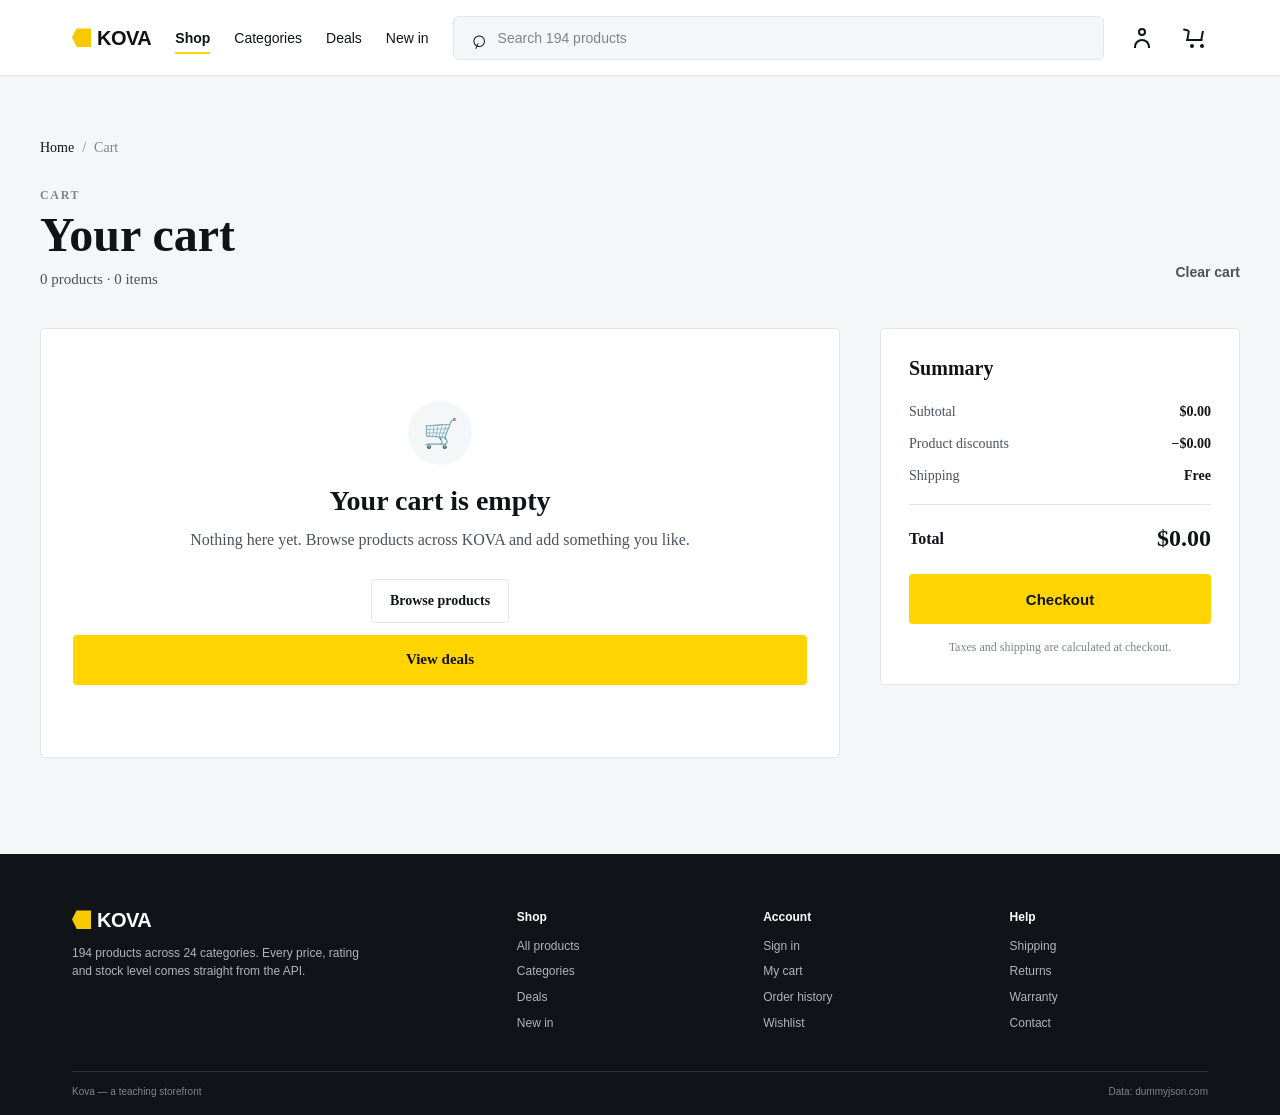
<file: cart.html>
<!doctype html>
<html lang="en">
  <head>
    <meta charset="UTF-8" />
    <meta name="viewport" content="width=device-width, initial-scale=1.0" />

    <title>KOVA — Your Cart</title>

    <!-- Main KOVA styles -->
    <!-- <link rel="stylesheet" href="style.css"> -->

    <!-- Cart page styles -->
    <link rel="stylesheet" href="cart.css" />
  </head>

  <body>
    <!-- =========================
         KOVA HEADER
    ========================== -->

    <header class="kova-header">
      <!-- DESKTOP HEADER -->

      <div class="kova-header__desktop">
        <a href="index.html" class="kova-logo" aria-label="KOVA home">
          <span class="kova-text-logo">KOVA</span>
        </a>

        <nav class="kova-nav" aria-label="Main navigation">
          <a href="products.html" class="kova-nav__link kova-nav__link--active">
            Shop
          </a>

          <a href="#" class="kova-nav__link"> Categories </a>

          <a href="#" class="kova-nav__link"> Deals </a>

          <a href="#" class="kova-nav__link"> New in </a>
        </nav>

        <!-- SEARCH -->

        <form class="kova-search" role="search" onsubmit="return false;">
          <span class="kova-search-symbol" aria-hidden="true"> ⌕ </span>

          <input
            type="search"
            placeholder="Search 194 products"
            aria-label="Search products"
          />
        </form>

        <!-- ACCOUNT -->

        <a
          href="#"
          class="kova-header__icon-button kova-account-icon"
          aria-label="Account"
        >
          <span class="kova-user-symbol" aria-hidden="true">
            <span class="kova-user-head"></span>
            <span class="kova-user-body"></span>
          </span>
        </a>

        <!-- CART -->

        <a
          href="cart.html"
          class="kova-header__icon-button kova-cart-button"
          aria-label="Cart"
        >
          <span class="kova-cart-symbol" aria-hidden="true">
            <span class="kova-cart-handle"></span>
            <span class="kova-cart-basket"></span>
            <span class="kova-cart-wheel kova-cart-wheel-left"></span>
            <span class="kova-cart-wheel kova-cart-wheel-right"></span>
          </span>

          <span id="kovaHeaderCartBadge" class="kova-cart-badge"> 0 </span>
        </a>
      </div>

      <!-- MOBILE HEADER -->

      <div class="kova-header__mobile">
        <button
          type="button"
          class="kova-mobile-back"
          aria-label="Go back"
          onclick="history.back()"
        >
          <span aria-hidden="true">‹</span>
        </button>

        <h1 class="kova-mobile-title">Your cart</h1>

        <div class="kova-mobile-spacer"></div>

        <button type="button" class="kova-mobile-icon" aria-label="Search">
          <span class="kova-search-symbol" aria-hidden="true"> ⌕ </span>
        </button>

        <a
          href="cart.html"
          class="kova-mobile-icon kova-mobile-cart"
          aria-label="Cart"
        >
          <span class="kova-cart-symbol" aria-hidden="true">
            <span class="kova-cart-handle"></span>
            <span class="kova-cart-basket"></span>
            <span class="kova-cart-wheel kova-cart-wheel-left"></span>
            <span class="kova-cart-wheel kova-cart-wheel-right"></span>
          </span>

          <span
            id="kovaMobileCartBadge"
            class="kova-cart-badge kova-cart-badge--mobile"
          >
            0
          </span>
        </a>
      </div>
    </header>

    <!-- =========================
         CART PAGE
    ========================== -->

    <main id="cart-root" class="kova-cart-page">
      <div class="kova-cart-container">
        <!-- BREADCRUMB -->

        <div class="kova-breadcrumb">
          <a href="index.html"> Home </a>

          <span>/</span>

          <span> Cart </span>
        </div>

        <!-- CART HEADING -->

        <div class="kova-cart-heading">
          <div>
            <p class="kova-eyebrow">CART</p>

            <h1>Your cart</h1>

            <p id="cartCount" class="kova-cart-count">0 products · 0 items</p>
          </div>

          <button type="button" id="clearCartTop" class="kova-clear-link">
            Clear cart
          </button>
        </div>

        <!-- CART CONTENT -->

        <div class="kova-cart-layout">
          <!-- CART ITEMS -->

          <section class="kova-cart-items">
            <div id="cartItems">
              <!-- JavaScript will place cart products here -->
            </div>

            <!-- BOTTOM ACTIONS -->

            <div id="cartActions" class="kova-cart-bottom-actions">
              <a href="products.html" class="kova-button kova-button-secondary">
                ← Continue shopping
              </a>

              <button
                type="button"
                id="clearCartBottom"
                class="kova-button kova-button-ghost"
              >
                Clear cart
              </button>
            </div>
          </section>

          <!-- CART SUMMARY -->

          <aside class="kova-cart-summary">
            <h2>Summary</h2>

            <div class="kova-summary-row">
              <span> Subtotal </span>

              <span id="cartSubtotal"> $0.00 </span>
            </div>

            <div class="kova-summary-row">
              <span> Product discounts </span>

              <span id="cartDiscount"> −$0.00 </span>
            </div>

            <div class="kova-summary-row">
              <span> Shipping </span>

              <span> Free </span>
            </div>

            <div class="kova-summary-divider"></div>

            <div class="kova-summary-total">
              <span> Total </span>

              <strong id="finalTotal"> $0.00 </strong>
            </div>

            <button
              type="button"
              id="checkoutButton"
              class="kova-checkout-button"
            >
              Checkout
            </button>

            <p class="kova-summary-note">
              Taxes and shipping are calculated at checkout.
            </p>
          </aside>
        </div>
      </div>
    </main>

    <!-- =========================
         KOVA DARK FOOTER
    ========================== -->

    <footer class="kova-footer">
      <div class="kova-footer__container">
        <div class="kova-footer__grid">
          <!-- BRAND -->

          <div class="kova-footer__brand">
            <a
              href="index.html"
              class="kova-footer__logo"
              aria-label="KOVA home"
            >
              <span class="kova-text-logo">KOVA</span>
            </a>

            <p class="kova-footer__description">
              194 products across 24 categories. Every price, rating and stock
              level comes straight from the API.
            </p>
          </div>

          <!-- SHOP -->

          <div class="kova-footer__column">
            <h3>Shop</h3>

            <a href="products.html"> All products </a>

            <a href="#"> Categories </a>

            <a href="#"> Deals </a>

            <a href="#"> New in </a>
          </div>

          <!-- ACCOUNT -->

          <div class="kova-footer__column">
            <h3>Account</h3>

            <a href="#"> Sign in </a>

            <a href="cart.html"> My cart </a>

            <a href="#"> Order history </a>

            <a href="#"> Wishlist </a>
          </div>

          <!-- HELP -->

          <div class="kova-footer__column">
            <h3>Help</h3>

            <a href="#"> Shipping </a>

            <a href="#"> Returns </a>

            <a href="#"> Warranty </a>

            <a href="#"> Contact </a>
          </div>
        </div>

        <!-- FOOTER BOTTOM -->

        <div class="kova-footer__bottom">
          <p>Kova — a teaching storefront</p>

          <p>Data: dummyjson.com</p>
        </div>
      </div>
    </footer>

    <!-- KOVA JAVASCRIPT -->

    <script src="js/cart.js"></script>

    <!-- HEADER BADGE ADAPTER -->

    <script>
      (function () {
        function updateHeaderCartBadge() {
          const cartCountElement = document.getElementById("cartCount");

          const desktopBadge = document.getElementById("kovaHeaderCartBadge");

          const mobileBadge = document.getElementById("kovaMobileCartBadge");

          if (!cartCountElement) {
            return;
          }

          const text = cartCountElement.textContent || "";

          const match = text.match(/[·•]\s*([\d,]+)\s*items?/i);

          let quantity = 0;

          if (match) {
            quantity = parseInt(match[1].replace(/,/g, ""), 10) || 0;
          }

          [desktopBadge, mobileBadge].forEach(function (badge) {
            if (!badge) {
              return;
            }

            badge.textContent = quantity;

            if (quantity <= 0) {
              badge.classList.add("is-hidden");
            } else {
              badge.classList.remove("is-hidden");
            }
          });
        }

        updateHeaderCartBadge();

        const cartCountElement = document.getElementById("cartCount");

        if (cartCountElement) {
          const observer = new MutationObserver(updateHeaderCartBadge);

          observer.observe(cartCountElement, {
            childList: true,
            characterData: true,
            subtree: true,
          });
        }
      })();
    </script>
  </body>
</html>
</file>
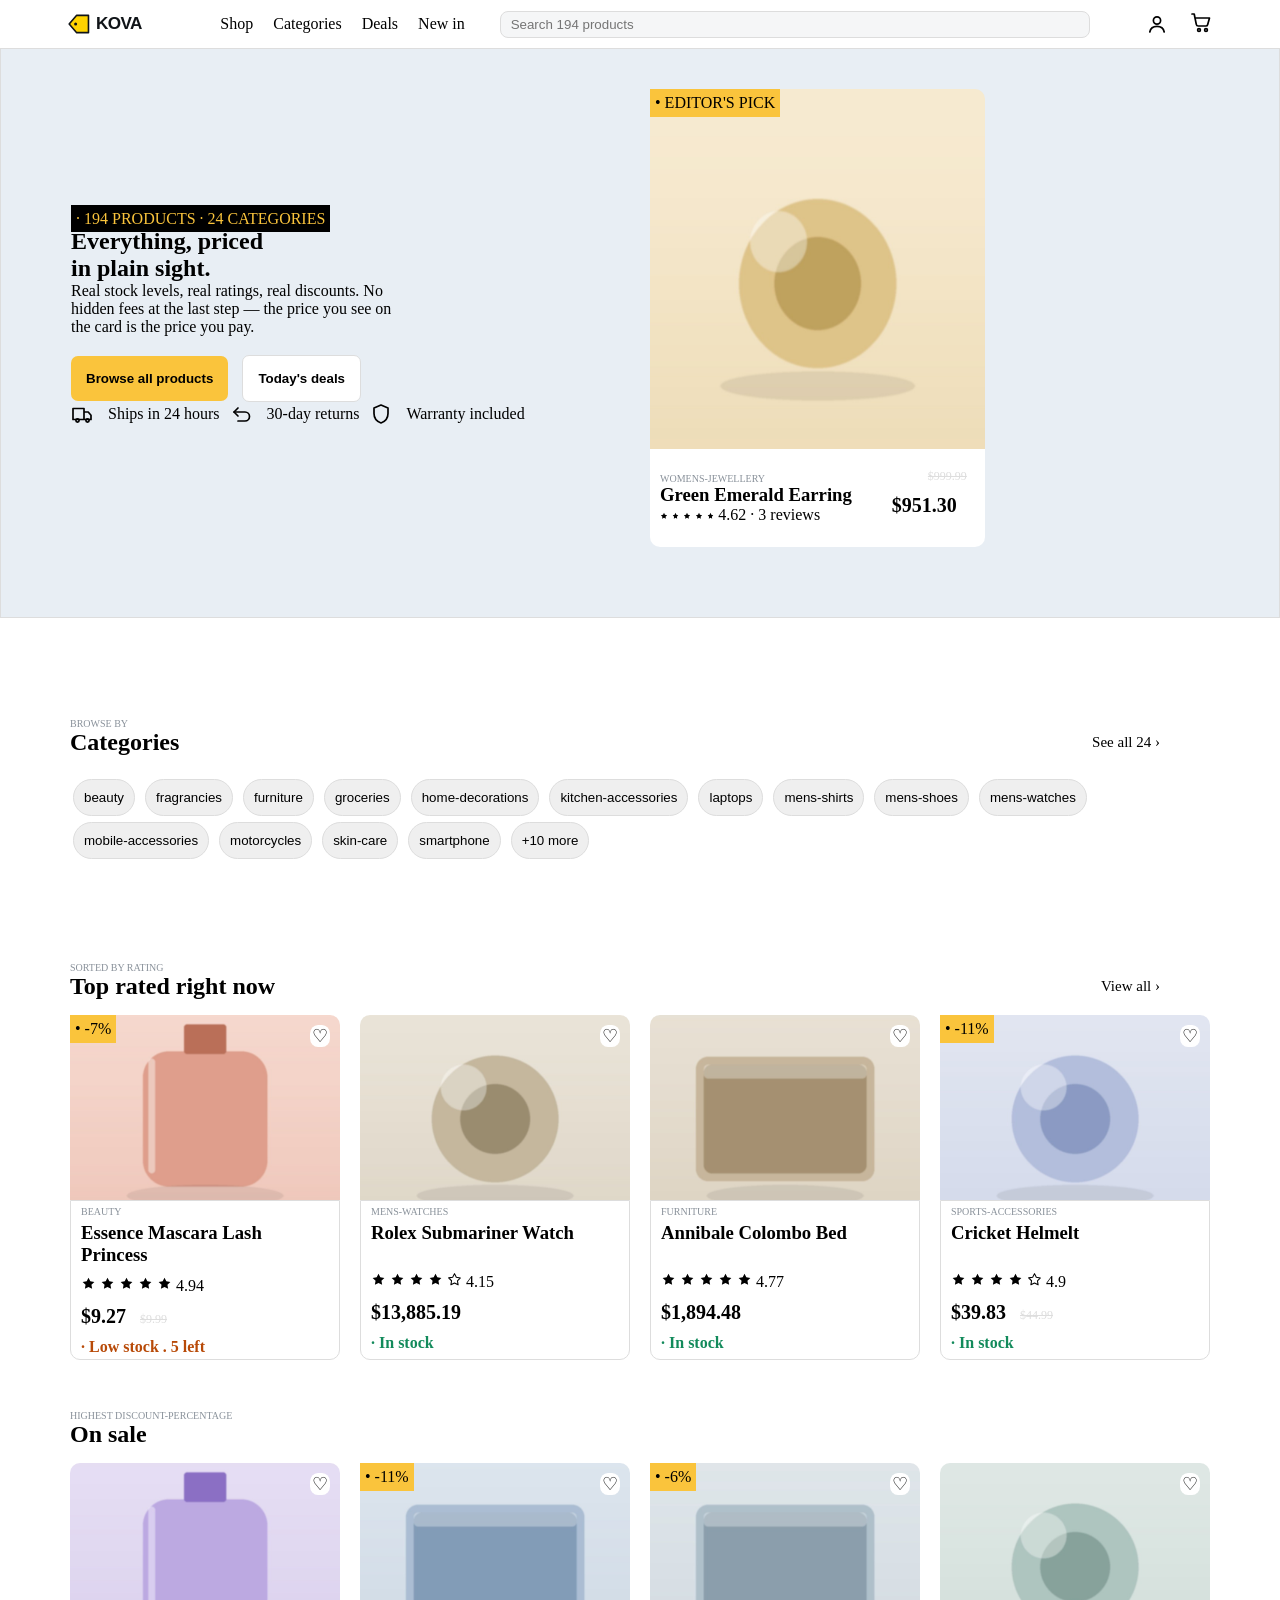
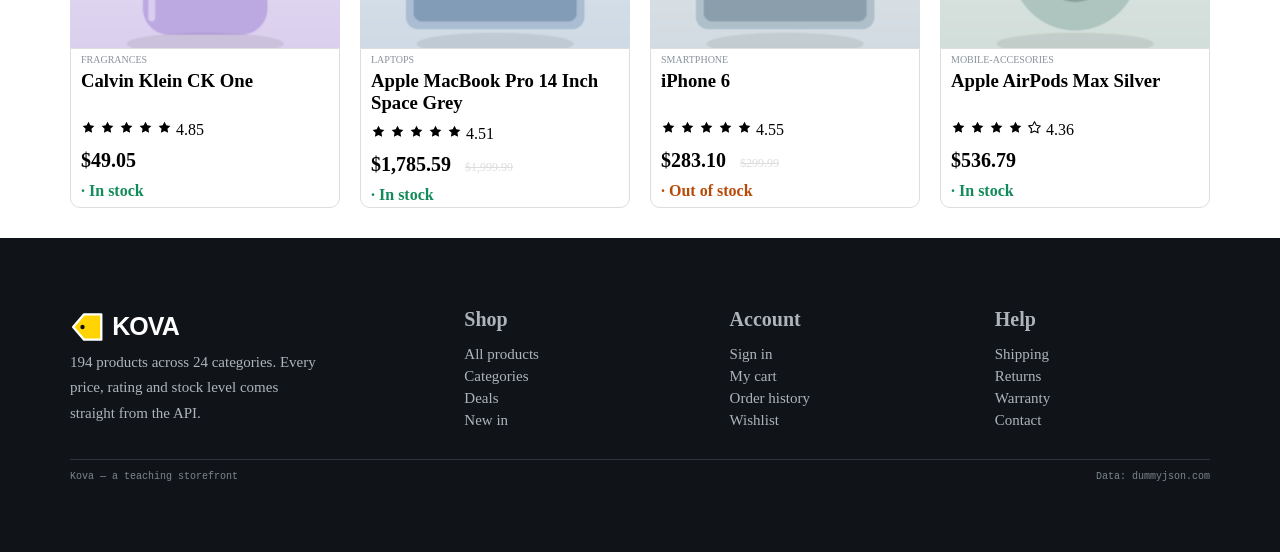
<file: Kova-home.html>
<!doctype html>
<html lang="en">
  <head>
    <meta charset="UTF-8" />
    <meta name="viewport" content="width=device-width, initial-scale=1.0" />
    <title>Homepage</title>
    <link rel="stylesheet" href="./Kova-home.css" />
  </head>
  <body>
    <header class="">
      <div class="header">
        <img
          class="logo"
          src="./Kova-UI-Kit/02-assets/logo/kova-lockup.svg"
          alt=""
        />
        <nav class="a">
          <a href="">Shop</a>
          <a href="">Categories</a>
          <a href="">Deals</a>
          <a class="in" href="">New in</a>
        </nav>
        <input type="search" placeholder="Search 194 products" />
        <div class="user-cart">
          <img src="./Kova-UI-Kit/02-assets/icons/user.svg" alt="" />
          <a href="cart.html"><img src="./Kova-UI-Kit/02-assets/icons/cart.svg" alt="" /></a>
        </div>
      </div>
    </header>
    <main class="KOVA">
      <section class="main">
        <div class="main-div">
          <span class="main-span">· 194 PRODUCTS · 24 CATEGORIES</span>
          <h1>
            <b
              >Everything, priced <br />
              in plain sight.
            </b>
          </h1>
          <p>
            Real stock levels, real ratings, real discounts. No <br />
            hidden fees at the last step — the price you see on <br />
            the card is the price you pay.
          </p>
          <button class="main-button1"><b>Browse all products</b></button>
          <button class="main-button2"><b>Today's deals</b></button>
          <div class="main-star">
            <img
              class="main-bottom"
              src="./Kova-UI-Kit/02-assets/icons/truck.svg"
              alt=""
            />Ships in 24 hours
            <img
              class="main-bottom"
              src="./Kova-UI-Kit/02-assets/icons/return.svg"
              alt=""
            />30-day returns
            <img
              class="main-bottom"
              src="./Kova-UI-Kit/02-assets/icons/shield.svg"
              alt=""
            />Warranty included
          </div>
        </div>
        <div class="main-div2">
          <span class="main-div2-span1">• EDITOR'S PICK</span>
          <img
            class="main-img"
            src="./Kova-UI-Kit/./02-assets/product-placeholders/ph-womens-jewellery.jpg"
            alt=""
          />
          <div class="main-div2-1">
            <div>
              <p class="main-div2-p">WOMENS-JEWELLERY</p>
              <h3 class="Green">Green Emerald Earring</h3>
              <img
                class="main-starr"
                src="./Kova-UI-Kit/02-assets/icons/star-filled.svg"
                alt=""
              />
              <img
                class="main-starr"
                src="./Kova-UI-Kit/02-assets/icons/star-filled.svg"
                alt=""
              />
              <img
                class="main-starr"
                src="./Kova-UI-Kit/02-assets/icons/star-filled.svg"
                alt=""
              />
              <img
                class="main-starr"
                src="./Kova-UI-Kit/02-assets/icons/star-filled.svg"
                alt=""
              />
              <img
                class="main-starr"
                src="./Kova-UI-Kit/02-assets/icons/star-filled.svg"
                alt=""
              />
              <span>4.62 · 3 reviews</span>
            </div>
            <div class="price">
              <span class="old-price">$999.99</span>
              <span class="current-price"><b>$951.30</b></span>
            </div>
          </div>
        </div>
      </section>
      <section>
        <div class="cat-buttons">
          <p class="browse">BROWSE BY</p>
          <div class="cat">
            <h2><b>Categories</b></h2>
            <a class="cat-a" href="">See all 24 ›</a>
          </div>
          <div class="main-buttons">
            <button class="buttons">
              <a href="./Kova-UI-Kit/01-screens/states/01-loading-skeletons.png"
                >beauty</a
              >
            </button>
            <button class="buttons">fragrancies</button>
            <button class="buttons">furniture</button>
            <button class="buttons">groceries</button>
            <button class="buttons">home-decorations</button>
            <button class="buttons">kitchen-accessories</button>
            <button class="buttons">laptops</button>
            <button class="buttons">mens-shirts</button>
            <button class="buttons">mens-shoes</button>
            <button class="buttons">mens-watches</button>
            <button class="buttons">mobile-accessories</button>
            <button class="buttons">motorcycles</button>
            <button class="buttons">skin-care</button>
            <button class="buttons">smartphone</button>
            <button class="buttons">+10 more</button>
          </div>
        </div>
      </section>
      <section class="top-main">
        <div>
          <p class="browse">SORTED BY RATING</p>
          <div class="cat">
            <h2><b>Top rated right now</b></h2>
            <a class="cat-a" href="">View all ›</a>
          </div>
        </div>
        <div class="top-r-div">
          <div class="top-r-img">
            <div class="img-box">
              <span class="main-div2-span1">• -7%</span>
              <button class="wishlist">♡</button>
              <img
                class="top-img"
                src="./Kova-UI-Kit/02-assets/product-placeholders/ph-beauty.jpg"
                alt=""
              />
            </div>
            <div class="lash-beauty">
              <p class="browsee">BEAUTY</p>
              <h3 class="top-h3">
                Essence Mascara Lash <br />
                Princess
              </h3>
              <div class="top-mainn">
                <img
                  class="main-starrr"
                  src="./Kova-UI-Kit/02-assets/icons/star-filled.svg"
                  alt=""
                />
                <img
                  class="main-starrr"
                  src="./Kova-UI-Kit/02-assets/icons/star-filled.svg"
                  alt=""
                />
                <img
                  class="main-starrr"
                  src="./Kova-UI-Kit/02-assets/icons/star-filled.svg"
                  alt=""
                />
                <img
                  class="main-starrr"
                  src="./Kova-UI-Kit/02-assets/icons/star-filled.svg"
                  alt=""
                />
                <img
                  class="main-starrr"
                  src="./Kova-UI-Kit/02-assets/icons/star-filled.svg"
                  alt=""
                />
                <span> 4.94 </span>
              </div>
              <span>
                <span class="current-price"><b>$9.27</b></span>
                <span class="old-price">$9.99</span>
              </span>
              <p class="low-stock"><b>· Low stock . 5 left</b></p>
            </div>
          </div>
          <div class="top-r-img">
            <div class="img-box">
              <!-- <span class="main-div2-span1">• -7%</span> -->
              <button class="wishlist">♡</button>
              <img
                class="top-img"
                src="./Kova-UI-Kit/02-assets/product-placeholders/ph-mens-watches.jpg"
                alt=""
              />
            </div>
            <div class="lash-beauty">
              <p class="browsee">MENS-WATCHES</p>
              <h3 class="top-h3">Rolex Submariner Watch</h3>
              <br />
              <div class="top-mainn">
                <img
                  class="main-starrr"
                  src="./Kova-UI-Kit/02-assets/icons/star-filled.svg"
                  alt=""
                />
                <img
                  class="main-starrr"
                  src="./Kova-UI-Kit/02-assets/icons/star-filled.svg"
                  alt=""
                />
                <img
                  class="main-starrr"
                  src="./Kova-UI-Kit/02-assets/icons/star-filled.svg"
                  alt=""
                />
                <img
                  class="main-starrr"
                  src="./Kova-UI-Kit/02-assets/icons/star-filled.svg"
                  alt=""
                />
                <img
                  class="main-starrr"
                  src="./Kova-UI-Kit/02-assets/icons/star-empty.svg"
                  alt=""
                />
                <span>4.15</span>
              </div>
              <span>
                <span class="current-price"><b>$13,885.19</b></span>
              </span>
              <p class="low-stockk"><b> · In stock</b></p>
            </div>
          </div>
          <div class="top-r-img">
            <div class="img-box">
              <button class="wishlist">♡</button>
              <img
                class="top-img"
                src="./Kova-UI-Kit/02-assets/product-placeholders/ph-furniture.jpg"
                alt=""
              />
            </div>
            <div class="lash-beauty">
              <p class="browsee">FURNITURE</p>
              <h3 class="top-h3">Annibale Colombo Bed</h3>
              <br />
              <div class="top-mainn">
                <img
                  class="main-starrr"
                  src="./Kova-UI-Kit/02-assets/icons/star-filled.svg"
                  alt=""
                />
                <img
                  class="main-starrr"
                  src="./Kova-UI-Kit/02-assets/icons/star-filled.svg"
                  alt=""
                />
                <img
                  class="main-starrr"
                  src="./Kova-UI-Kit/02-assets/icons/star-filled.svg"
                  alt=""
                />
                <img
                  class="main-starrr"
                  src="./Kova-UI-Kit/02-assets/icons/star-filled.svg"
                  alt=""
                />
                <img
                  class="main-starrr"
                  src="./Kova-UI-Kit/02-assets/icons/star-filled.svg"
                  alt=""
                />
                <span>4.77</span>
              </div>
              <span class="current-price"><b>$1,894.48</b></span>
              <p class="low-stockk"><b>· In stock</b></p>
            </div>
          </div>
          <div>
            <div class="img-box">
              <span class="main-div2-span1">• -11%</span>
              <button class="wishlist">♡</button>
              <img
                class="top-img"
                src="./Kova-UI-Kit/02-assets/product-placeholders/ph-sports.jpg"
                alt=""
              />
            </div>
            <div class="lash-beauty">
              <p class="browsee">SPORTS-ACCESSORIES</p>
              <h3 class="top-h3">Cricket Helmelt</h3>
              <br />
              <div class="top-mainn">
                <img
                  class="main-starrr"
                  src="./Kova-UI-Kit/02-assets/icons/star-filled.svg"
                  alt=""
                />
                <img
                  class="main-starrr"
                  src="./Kova-UI-Kit/02-assets/icons/star-filled.svg"
                  alt=""
                />
                <img
                  class="main-starrr"
                  src="./Kova-UI-Kit/02-assets/icons/star-filled.svg"
                  alt=""
                />
                <img
                  class="main-starrr"
                  src="./Kova-UI-Kit/02-assets/icons/star-filled.svg"
                  alt=""
                />
                <img
                  class="main-starrr"
                  src="./Kova-UI-Kit/./02-assets/icons/star-empty.svg"
                  alt=""
                />
                <span>4.9</span>
              </div>
              <span class="current-price"><b>$39.83</b></span>
              <span class="old-price"> $44.99</span>
              <p class="low-stockk"><b>· In stock</b></p>
            </div>
          </div>
        </div>
      </section>
      <section class="top-main">
        <div>
          <p class="browse">HIGHEST DISCOUNT-PERCENTAGE</p>
          <h2 class="cat"><b>On sale</b></h2>
        </div>
        <div class="top-r-div">
          <div class="top-r-img">
            <div class="img-box">
              <!-- <span class="main-div2-span1">• -7%</span> -->
              <button class="wishlist">♡</button>
              <img
                class="top-img"
                src="./Kova-UI-Kit/02-assets/product-placeholders/ph-fragrances.jpg"
                alt=""
              />
            </div>
            <div class="lash-beauty">
              <p class="browsee">FRAGRANCES</p>
              <h3 class="top-h3">Calvin Klein CK One</h3>
              <br />
              <div class="top-mainn">
                <img
                  class="main-starrr"
                  src="./Kova-UI-Kit/02-assets/icons/star-filled.svg"
                  alt=""
                />
                <img
                  class="main-starrr"
                  src="./Kova-UI-Kit/02-assets/icons/star-filled.svg"
                  alt=""
                />
                <img
                  class="main-starrr"
                  src="./Kova-UI-Kit/02-assets/icons/star-filled.svg"
                  alt=""
                />
                <img
                  class="main-starrr"
                  src="./Kova-UI-Kit/02-assets/icons/star-filled.svg"
                  alt=""
                />
                <img
                  class="main-starrr"
                  src="./Kova-UI-Kit/02-assets/icons/star-filled.svg"
                  alt=""
                />
                <span> 4.85 </span>
              </div>
              <span>
                <span class="current-price"><b>$49.05</b></span>
                <!-- <span class="old-price">$9.99</span> -->
              </span>
              <p class="low-stockk"><b>· In stock</b></p>
            </div>
          </div>
          <div class="OR">
            <div class="img-box">
              <span class="main-div2-span1">• -11%</span>
              <button class="wishlist">♡</button>
              <img
                class="top-img"
                src="./Kova-UI-Kit/02-assets/product-placeholders/ph-laptops.jpg"
                alt=""
              />
            </div>
            <div class="lash-beauty">
              <p class="browsee">LAPTOPS</p>
              <h3 class="top-h3">
                Apple MacBook Pro 14 Inch <br />
                Space Grey
              </h3>
              <div class="top-mainn">
                <img
                  class="main-starrr"
                  src="./Kova-UI-Kit/02-assets/icons/star-filled.svg"
                  alt=""
                />
                <img
                  class="main-starrr"
                  src="./Kova-UI-Kit/02-assets/icons/star-filled.svg"
                  alt=""
                />
                <img
                  class="main-starrr"
                  src="./Kova-UI-Kit/02-assets/icons/star-filled.svg"
                  alt=""
                />
                <img
                  class="main-starrr"
                  src="./Kova-UI-Kit/02-assets/icons/star-filled.svg"
                  alt=""
                />
                <img
                  class="main-starrr"
                  src="./Kova-UI-Kit/02-assets/icons/star-filled.svg"
                  alt=""
                />
                <span>4.51</span>
              </div>
              <span>
                <span class="current-price"><b>$1,785.59</b></span>
                <span class="old-price">$1,999.99</span>
              </span>
              <p class="low-stockk"><b> · In stock</b></p>
            </div>
          </div>
          <div class="">
            <div class="img-box">
              <span class="main-div2-span1">• -6%</span>
              <button class="wishlist">♡</button>
              <img
                class="top-img"
                src="./Kova-UI-Kit/02-assets/product-placeholders/ph-smartphones.jpg"
                alt=""
              />
            </div>
            <div class="lash-beauty">
              <p class="browsee">SMARTPHONE</p>
              <h3 class="top-h3">iPhone 6</h3>
              <br />
              <div class="top-mainn">
                <img
                  class="main-starrr"
                  src="./Kova-UI-Kit/02-assets/icons/star-filled.svg"
                  alt=""
                />
                <img
                  class="main-starrr"
                  src="./Kova-UI-Kit/02-assets/icons/star-filled.svg"
                  alt=""
                />
                <img
                  class="main-starrr"
                  src="./Kova-UI-Kit/02-assets/icons/star-filled.svg"
                  alt=""
                />
                <img
                  class="main-starrr"
                  src="./Kova-UI-Kit/02-assets/icons/star-filled.svg"
                  alt=""
                />
                <img
                  class="main-starrr"
                  src="./Kova-UI-Kit/02-assets/icons/star-filled.svg"
                  alt=""
                />
                <span>4.55</span>
              </div>
              <span class="current-price"><b>$283.10</b></span>
              <span class="old-price">$299.99</span>
              <p class="low-stock"><b>· Out of stock</b></p>
            </div>
          </div>
          <div>
            <div class="img-box">
              <!-- <span class="main-div2-span1">• -11%</span> -->
              <button class="wishlist">♡</button>
              <img
                class="top-img"
                src="./Kova-UI-Kit/02-assets/product-placeholders/ph-sunglasses.jpg"
                alt=""
              />
            </div>
            <div class="lash-beauty">
              <p class="browsee">MOBILE-ACCESORIES</p>
              <h3 class="top-h3">Apple AirPods Max Silver</h3>
              <br />
              <div class="top-mainn">
                <img
                  class="main-starrr"
                  src="./Kova-UI-Kit/02-assets/icons/star-filled.svg"
                  alt=""
                />
                <img
                  class="main-starrr"
                  src="./Kova-UI-Kit/02-assets/icons/star-filled.svg"
                  alt=""
                />
                <img
                  class="main-starrr"
                  src="./Kova-UI-Kit/02-assets/icons/star-filled.svg"
                  alt=""
                />
                <img
                  class="main-starrr"
                  src="./Kova-UI-Kit/02-assets/icons/star-filled.svg"
                  alt=""
                />
                <img
                  class="main-starrr"
                  src="./Kova-UI-Kit/./02-assets/icons/star-empty.svg"
                  alt=""
                />
                <span>4.36</span>
              </div>
              <span class="current-price"><b>$536.79</b></span>
              <!-- <span class="old-price"> $44.99</span> -->
              <p class="low-stockk"><b>· In stock</b></p>
            </div>
          </div>
        </div>
      </section>
    </main>
    <footer>
      <div class="container">
        <div class="footer-grid">
          <div class="footer-about">
            <a href="#" class="footer-logo">
              <!-- <span class="logo-mark"></pan> -->
              <span>
                <img
                  class="logo-mark"
                  src="./Kova-UI-Kit/02-assets/logo/./kova-lockup-reverse.svg"
                  alt=""
                />
              </span>
            </a>

            <p>
              194 products across 24 categories. Every price, rating and stock
              level comes straight from the API.
            </p>
          </div>

          <div class="footer-column">
            <h3>Shop</h3>
            <a href="#">All products</a>
            <a href="#">Categories</a>
            <a href="#">Deals</a>
            <a href="#">New in</a>
          </div>

          <div class="footer-column">
            <h3>Account</h3>
            <a href="#">Sign in</a>
            <a href="#">My cart</a>
            <a href="#">Order history</a>
            <a href="#">Wishlist</a>
          </div>

          <div class="footer-column">
            <h3>Help</h3>
            <a href="#">Shipping</a>
            <a href="#">Returns</a>
            <a href="#">Warranty</a>
            <a href="#">Contact</a>
          </div>
        </div>

        <div class="footer-bottom">
          <span>Kova — a teaching storefront</span>
          <span>Data: dummyjson.com</span>
        </div>
      </div>
    </footer>
    <script src="./kova-home.js"></script>
  </body>
</html>
</file>
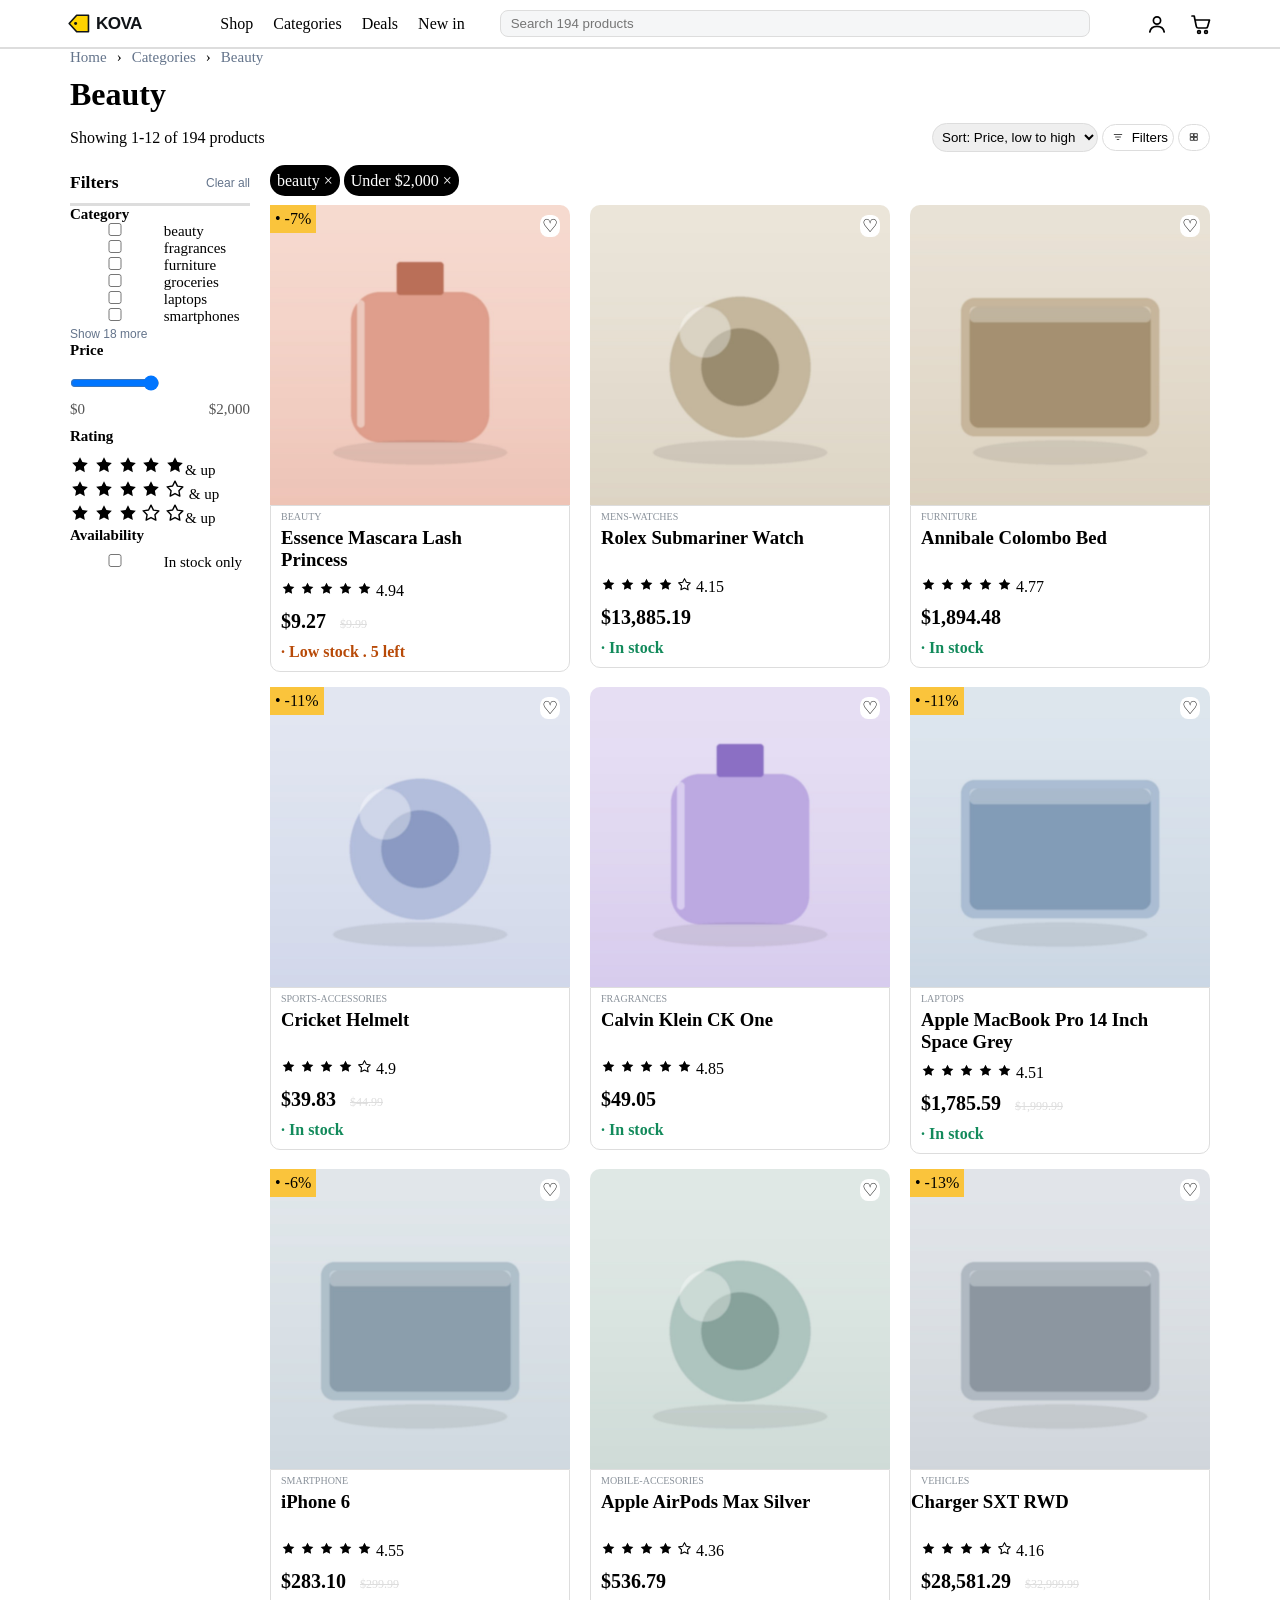
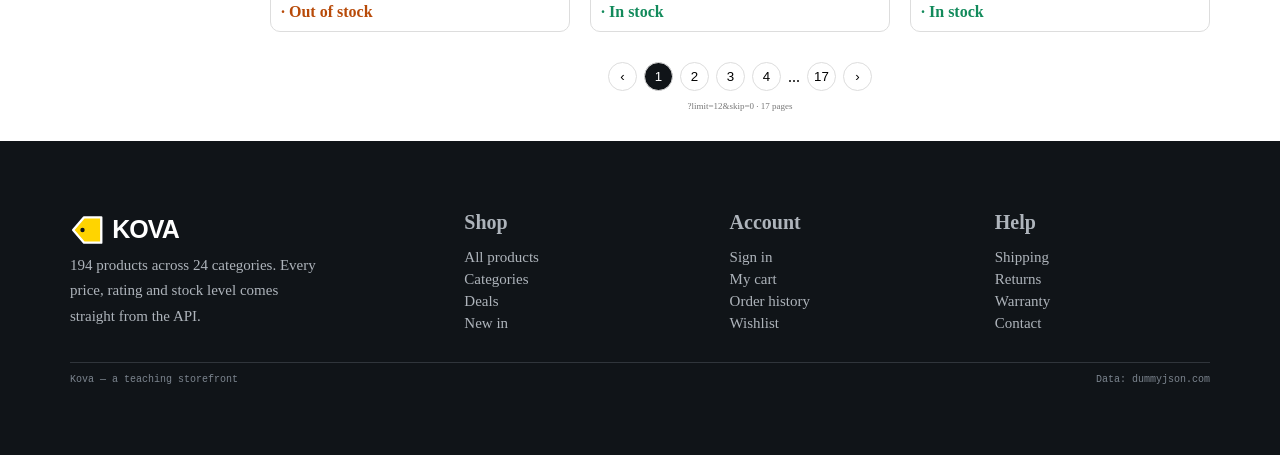
<file: product-listing.html>
<!doctype html>
<html lang="en">
  <head>
    <meta charset="UTF-8" />
    <meta name="viewport" content="width=device-width, initial-scale=1.0" />
    <title>Product Listing</title>
    <link rel="stylesheet" href="./product-listing.css" />
  </head>
  <body>
    <header class="">
      <div class="header">
        <img
          class="logo"
          src="./Kova-UI-Kit/02-assets/logo/kova-lockup.svg"
          alt=""
        />
        <nav class="a">
          <a href="">Shop</a>
          <a href="">Categories</a>
          <a href="">Deals</a>
          <a class="in" href="">New in</a>
        </nav>
        <input type="search" placeholder="Search 194 products" />
        <div class="user-cart">
          <img src="./Kova-UI-Kit/02-assets/icons/user.svg" alt="" />
          <img src="./Kova-UI-Kit/02-assets/icons/cart.svg" alt="" />
        </div>
      </div>
    </header>
    <hr />
    <main>
      <nav class="breadcrumbs">
        <a href="">Home</a> <span>›</span>
        <a href="">Categories</a>
        <span>›</span>
        <!-- <span>Beauty</span -->
        <a href="">Beauty</a>
      </nav>
      <h1>Beauty</h1>
      <div class="sort-filter">
        <p>Showing 1-12 of 194 products</p>
        <div>
          <select name="" class="select" id="">
            <option value="price-low">Sort: Price, low to high</option>
            <option value="price-high">Sort: Price, high to low</option>
            <option value="rating">Sort: Rating</option>
            <option value="discount">Sort: Discount</option>
          </select>
          <button>
            <img
              class="button-img"
              src="./Kova-UI-Kit/02-assets/icons/filter.svg"
              alt=""
            />
            Filters
          </button>
          <button>
            <img
              class="button-img"
              src="./Kova-UI-Kit/02-assets/icons/./grid.svg"
              alt=""
            />
          </button>
        </div>
      </div>
      <div class="listing-layout">
        <aside class="filters">
          <div>
            <div class="filter-heading">
              <h3>Filters</h3>
              <button>Clear all</button>
            </div>
            <hr />
            <h4>Category</h4>
            <div>
              <label>
                <input type="checkbox" value="beauty" class="category-filter" />
                beauty
              </label>
              <label>
                <input
                  type="checkbox"
                  value="fragrances"
                  class="category-filter"
                />
                fragrances
              </label>
              <label>
                <input
                  type="checkbox"
                  value="furniture"
                  class="category-filter"
                />
                furniture
              </label>
              <label>
                <input
                  type="checkbox"
                  value="groceries"
                  class="category-filter"
                />
                groceries
              </label>
              <label>
                <input
                  type="checkbox"
                  value="laptops"
                  class="category-filter"
                />
                laptops
              </label>
              <label>
                <input
                  type="checkbox"
                  value="smartphones"
                  class="category-filter"
                />
                smartphones
              </label>
              <!-- <button class="show-more" id="showMoreCats">Show 18 more</button> -->
              <!-- Extra categories -->
              <!-- <button class="show-more" id="showMoreCats">Show 18 more</button> -->
              <div class="extra-categories">
                <label>
                  <input
                    type="checkbox"
                    value="groceries"
                    class="category-filter"
                  />
                  groceries
                </label>

                <label>
                  <input
                    type="checkbox"
                    value="motorcycle"
                    class="category-filter"
                  />
                  motorcycle
                </label>

                <label>
                  <input
                    type="checkbox"
                    value="skin-care"
                    class="category-filter"
                  />
                  skin care
                </label>

                <label>
                  <input
                    type="checkbox"
                    value="fragrances"
                    class="category-filter"
                  />
                  fragrances
                </label>

                <label>
                  <input
                    type="checkbox"
                    value="kitchen-accessories"
                    class="category-filter"
                  />
                  kitchen accessories
                </label>

                <label>
                  <input
                    type="checkbox"
                    value="home-decoration"
                    class="category-filter"
                  />
                  home decoration
                </label>

                <label>
                  <input type="checkbox" value="tops" class="category-filter" />
                  tops
                </label>

                <label>
                  <input
                    type="checkbox"
                    value="womens-dresses"
                    class="category-filter"
                  />
                  women's dresses
                </label>

                <label>
                  <input
                    type="checkbox"
                    value="womens-shoes"
                    class="category-filter"
                  />
                  women's shoes
                </label>

                <label>
                  <input
                    type="checkbox"
                    value="mens-shirts"
                    class="category-filter"
                  />
                  men's shirts
                </label>

                <label>
                  <input
                    type="checkbox"
                    value="mens-shoes"
                    class="category-filter"
                  />
                  men's shoes
                </label>

                <label>
                  <input
                    type="checkbox"
                    value="mens-watches"
                    class="category-filter"
                  />
                  men's watches
                </label>

                <label>
                  <input
                    type="checkbox"
                    value="sunglasses"
                    class="category-filter"
                  />
                  sunglasses
                </label>

                <label>
                  <input
                    type="checkbox"
                    value="sports-accessories"
                    class="category-filter"
                  />
                  sports accessories
                </label>

                <label>
                  <input
                    type="checkbox"
                    value="tablets"
                    class="category-filter"
                  />
                  tablets
                </label>

                <label>
                  <input
                    type="checkbox"
                    value="vehicle"
                    class="category-filter"
                  />
                  vehicles
                </label>

                <label>
                  <input
                    type="checkbox"
                    value="laptops"
                    class="category-filter"
                  />
                  laptops
                </label>

                <label>
                  <input
                    type="checkbox"
                    value="mobile-accessories"
                    class="category-filter"
                  />
                  mobile accessories
                </label>
              </div>
              <button class="show-more" id="showMoreCats">Show 18 more</button>
            </div>
          </div>
          <div class="filter-group">
            <h4>Price</h4>
            <input
              type="range"
              id="priceRange"
              min="0"
              max="2000"
              value="2000"
            />
            <div class="range-values">
              <span>$0</span>
              <span>$2,000</span>
            </div>
          </div>
          <div class="filter-group">
            <h4>Rating</h4>
            <div>
              <img
                class="rating-img"
                src="./Kova-UI-Kit/02-assets/./icons/star-filled.svg"
                alt=""
              />
              <img
                class="rating-img"
                src="./Kova-UI-Kit/02-assets/./icons/star-filled.svg"
                alt=""
              />
              <img
                class="rating-img"
                src="./Kova-UI-Kit/02-assets/./icons/star-filled.svg"
                alt=""
              />
              <img
                class="rating-img"
                src="./Kova-UI-Kit/02-assets/./icons/star-filled.svg"
                alt=""
              />
              <img
                class="rating-img"
                src="./Kova-UI-Kit/02-assets/./icons/star-filled.svg"
                alt=""
              /><span>& up</span>
            </div>
            <div>
              <img
                class="rating-img"
                src="./Kova-UI-Kit/02-assets/./icons/star-filled.svg"
                alt=""
              />
              <img
                class="rating-img"
                src="./Kova-UI-Kit/02-assets/./icons/star-filled.svg"
                alt=""
              />
              <img
                class="rating-img"
                src="./Kova-UI-Kit/02-assets/./icons/star-filled.svg"
                alt=""
              />
              <img
                class="rating-img"
                src="./Kova-UI-Kit/02-assets/./icons/star-filled.svg"
                alt=""
              />
              <img
                class="rating-img"
                src="./Kova-UI-Kit/02-assets/./icons/star-empty.svg"
                alt=""
              />
              <span>& up</span>
            </div>
            <div>
              <img
                class="rating-img"
                src="./Kova-UI-Kit/02-assets/./icons/star-filled.svg"
                alt=""
              />
              <img
                class="rating-img"
                src="./Kova-UI-Kit/02-assets/./icons/star-filled.svg"
                alt=""
              />
              <img
                class="rating-img"
                src="./Kova-UI-Kit/02-assets/./icons/star-filled.svg"
                alt=""
              />
              <img
                class="rating-img"
                src="./Kova-UI-Kit/02-assets/./icons/star-empty.svg"
                alt=""
              />
              <img
                class="rating-img"
                src="./Kova-UI-Kit/02-assets/./icons/star-empty.svg"
                alt=""
              /><span>& up</span>
            </div>
          </div>
          <div class="filter-group">
            <h4>Availability</h4>
            <label> <input type="checkbox" /> In stock only </label>
          </div>
        </aside>
        <section>
          <div>
            <span class="beauty-span" >beauty ×</span>
            <span class="beauty-span" >Under $2,000 ×</span>
          </div>
          <div class="top-r-div">
            <div class="top-r-img">
              <div class="img-box">
                <span class="main-div2-span1">• -7%</span>
                <button class="wishlist">♡</button>
                <img
                  class="top-img"
                  src="./Kova-UI-Kit/02-assets/product-placeholders/ph-beauty.jpg"
                  alt=""
                />
              </div>
              <div class="lash-beauty">
                <p class="browsee">BEAUTY</p>
                <h3 class="top-h3">
                  Essence Mascara Lash <br />
                  Princess
                </h3>
                <div class="top-mainn">
                  <img
                    class="main-starrr"
                    src="./Kova-UI-Kit/02-assets/icons/star-filled.svg"
                    alt=""
                  />
                  <img
                    class="main-starrr"
                    src="./Kova-UI-Kit/02-assets/icons/star-filled.svg"
                    alt=""
                  />
                  <img
                    class="main-starrr"
                    src="./Kova-UI-Kit/02-assets/icons/star-filled.svg"
                    alt=""
                  />
                  <img
                    class="main-starrr"
                    src="./Kova-UI-Kit/02-assets/icons/star-filled.svg"
                    alt=""
                  />
                  <img
                    class="main-starrr"
                    src="./Kova-UI-Kit/02-assets/icons/star-filled.svg"
                    alt=""
                  />
                  <span> 4.94 </span>
                </div>
                <span>
                  <span class="current-price"><b>$9.27</b></span>
                  <span class="old-price">$9.99</span>
                </span>
                <p class="low-stock"><b>· Low stock . 5 left</b></p>
              </div>
            </div>
            <div class="top-r-img">
              <div class="img-box">
                <!-- <span class="main-div2-span1">• -7%</span> -->
                <button class="wishlist">♡</button>
                <img
                  class="top-img"
                  src="./Kova-UI-Kit/02-assets/product-placeholders/ph-mens-watches.jpg"
                  alt=""
                />
              </div>
              <div class="lash-beauty">
                <p class="browsee">MENS-WATCHES</p>
                <h3 class="top-h3">Rolex Submariner Watch</h3>
                <br />
                <div class="top-mainn">
                  <img
                    class="main-starrr"
                    src="./Kova-UI-Kit/02-assets/icons/star-filled.svg"
                    alt=""
                  />
                  <img
                    class="main-starrr"
                    src="./Kova-UI-Kit/02-assets/icons/star-filled.svg"
                    alt=""
                  />
                  <img
                    class="main-starrr"
                    src="./Kova-UI-Kit/02-assets/icons/star-filled.svg"
                    alt=""
                  />
                  <img
                    class="main-starrr"
                    src="./Kova-UI-Kit/02-assets/icons/star-filled.svg"
                    alt=""
                  />
                  <img
                    class="main-starrr"
                    src="./Kova-UI-Kit/02-assets/icons/star-empty.svg"
                    alt=""
                  />
                  <span>4.15</span>
                </div>
                <span>
                  <span class="current-price"><b>$13,885.19</b></span>
                </span>
                <p class="low-stockk"><b> · In stock</b></p>
              </div>
            </div>
            <div class="top-r-img">
              <div class="img-box">
                <button class="wishlist">♡</button>
                <img
                  class="top-img"
                  src="./Kova-UI-Kit/02-assets/product-placeholders/ph-furniture.jpg"
                  alt=""
                />
              </div>
              <div class="lash-beauty">
                <p class="browsee">FURNITURE</p>
                <h3 class="top-h3">Annibale Colombo Bed</h3>
                <br />
                <div class="top-mainn">
                  <img
                    class="main-starrr"
                    src="./Kova-UI-Kit/02-assets/icons/star-filled.svg"
                    alt=""
                  />
                  <img
                    class="main-starrr"
                    src="./Kova-UI-Kit/02-assets/icons/star-filled.svg"
                    alt=""
                  />
                  <img
                    class="main-starrr"
                    src="./Kova-UI-Kit/02-assets/icons/star-filled.svg"
                    alt=""
                  />
                  <img
                    class="main-starrr"
                    src="./Kova-UI-Kit/02-assets/icons/star-filled.svg"
                    alt=""
                  />
                  <img
                    class="main-starrr"
                    src="./Kova-UI-Kit/02-assets/icons/star-filled.svg"
                    alt=""
                  />
                  <span>4.77</span>
                </div>
                <span class="current-price"><b>$1,894.48</b></span>
                <p class="low-stockk"><b>· In stock</b></p>
              </div>
            </div>
          </div>
          <div class="top-r-div">
            <div class="top-r-img">
              <div class="img-box">
                <span class="main-div2-span1">• -11%</span>
                <button class="wishlist">♡</button>
                <img
                  class="top-img"
                  src="./Kova-UI-Kit/02-assets/product-placeholders/ph-sports.jpg"
                  alt=""
                />
              </div>
              <div class="lash-beauty">
                <p class="browsee">SPORTS-ACCESSORIES</p>
                <h3 class="top-h3">Cricket Helmelt</h3>
                <br />
                <div class="top-mainn">
                  <img
                    class="main-starrr"
                    src="./Kova-UI-Kit/02-assets/icons/star-filled.svg"
                    alt=""
                  />
                  <img
                    class="main-starrr"
                    src="./Kova-UI-Kit/02-assets/icons/star-filled.svg"
                    alt=""
                  />
                  <img
                    class="main-starrr"
                    src="./Kova-UI-Kit/02-assets/icons/star-filled.svg"
                    alt=""
                  />
                  <img
                    class="main-starrr"
                    src="./Kova-UI-Kit/02-assets/icons/star-filled.svg"
                    alt=""
                  />
                  <img
                    class="main-starrr"
                    src="./Kova-UI-Kit/./02-assets/icons/star-empty.svg"
                    alt=""
                  />
                  <span>4.9</span>
                </div>
                <span class="current-price"><b>$39.83</b></span>
                <span class="old-price"> $44.99</span>
                <p class="low-stockk"><b>· In stock</b></p>
              </div>
            </div>
            <div class="top-r-img">
              <div class="img-box">
                <!-- <span class="main-div2-span1">• -7%</span> -->
                <button class="wishlist">♡</button>
                <img
                  class="top-img"
                  src="./Kova-UI-Kit/02-assets/product-placeholders/ph-fragrances.jpg"
                  alt=""
                />
              </div>
              <div class="lash-beauty">
                <p class="browsee">FRAGRANCES</p>
                <h3 class="top-h3">Calvin Klein CK One</h3>
                <br />
                <div class="top-mainn">
                  <img
                    class="main-starrr"
                    src="./Kova-UI-Kit/02-assets/icons/star-filled.svg"
                    alt=""
                  />
                  <img
                    class="main-starrr"
                    src="./Kova-UI-Kit/02-assets/icons/star-filled.svg"
                    alt=""
                  />
                  <img
                    class="main-starrr"
                    src="./Kova-UI-Kit/02-assets/icons/star-filled.svg"
                    alt=""
                  />
                  <img
                    class="main-starrr"
                    src="./Kova-UI-Kit/02-assets/icons/star-filled.svg"
                    alt=""
                  />
                  <img
                    class="main-starrr"
                    src="./Kova-UI-Kit/02-assets/icons/star-filled.svg"
                    alt=""
                  />
                  <span> 4.85 </span>
                </div>
                <span>
                  <span class="current-price"><b>$49.05</b></span>
                  <!-- <span class="old-price">$9.99</span> -->
                </span>
                <p class="low-stockk"><b>· In stock</b></p>
              </div>
            </div>
            <div class="top-r-img">
              <div class="img-box">
                <span class="main-div2-span1">• -11%</span>
                <button class="wishlist">♡</button>
                <img
                  class="top-img"
                  src="./Kova-UI-Kit/02-assets/product-placeholders/ph-laptops.jpg"
                  alt=""
                />
              </div>
              <div class="lash-beauty">
                <p class="browsee">LAPTOPS</p>
                <h3 class="top-h3">
                  Apple MacBook Pro 14 Inch <br />
                  Space Grey
                </h3>
                <div class="top-mainn">
                  <img
                    class="main-starrr"
                    src="./Kova-UI-Kit/02-assets/icons/star-filled.svg"
                    alt=""
                  />
                  <img
                    class="main-starrr"
                    src="./Kova-UI-Kit/02-assets/icons/star-filled.svg"
                    alt=""
                  />
                  <img
                    class="main-starrr"
                    src="./Kova-UI-Kit/02-assets/icons/star-filled.svg"
                    alt=""
                  />
                  <img
                    class="main-starrr"
                    src="./Kova-UI-Kit/02-assets/icons/star-filled.svg"
                    alt=""
                  />
                  <img
                    class="main-starrr"
                    src="./Kova-UI-Kit/02-assets/icons/star-filled.svg"
                    alt=""
                  />
                  <span>4.51</span>
                </div>
                <span>
                  <span class="current-price"><b>$1,785.59</b></span>
                  <span class="old-price">$1,999.99</span>
                </span>
                <p class="low-stockk"><b> · In stock</b></p>
              </div>
            </div>
          </div>
          <div class="top-r-div">
            <div class="top-r-img">
              <div class="img-box">
                <span class="main-div2-span1">• -6%</span>
                <button class="wishlist">♡</button>
                <img
                  class="top-img"
                  src="./Kova-UI-Kit/02-assets/product-placeholders/ph-smartphones.jpg"
                  alt=""
                />
              </div>
              <div class="lash-beauty">
                <p class="browsee">SMARTPHONE</p>
                <h3 class="top-h3">iPhone 6</h3>
                <br />
                <div class="top-mainn">
                  <img
                    class="main-starrr"
                    src="./Kova-UI-Kit/02-assets/icons/star-filled.svg"
                    alt=""
                  />
                  <img
                    class="main-starrr"
                    src="./Kova-UI-Kit/02-assets/icons/star-filled.svg"
                    alt=""
                  />
                  <img
                    class="main-starrr"
                    src="./Kova-UI-Kit/02-assets/icons/star-filled.svg"
                    alt=""
                  />
                  <img
                    class="main-starrr"
                    src="./Kova-UI-Kit/02-assets/icons/star-filled.svg"
                    alt=""
                  />
                  <img
                    class="main-starrr"
                    src="./Kova-UI-Kit/02-assets/icons/star-filled.svg"
                    alt=""
                  />
                  <span>4.55</span>
                </div>
                <span class="current-price"><b>$283.10</b></span>
                <span class="old-price">$299.99</span>
                <p class="low-stock"><b>· Out of stock</b></p>
              </div>
            </div>
            <div class="top-r-img">
              <div class="img-box">
                <!-- <span class="main-div2-span1">• -11%</span> -->
                <button class="wishlist">♡</button>
                <img
                  class="top-img"
                  src="./Kova-UI-Kit/02-assets/product-placeholders/ph-sunglasses.jpg"
                  alt=""
                />
              </div>
              <div class="lash-beauty">
                <p class="browsee">MOBILE-ACCESORIES</p>
                <h3 class="top-h3">Apple AirPods Max Silver</h3>
                <br />
                <div class="top-mainn">
                  <img
                    class="main-starrr"
                    src="./Kova-UI-Kit/02-assets/icons/star-filled.svg"
                    alt=""
                  />
                  <img
                    class="main-starrr"
                    src="./Kova-UI-Kit/02-assets/icons/star-filled.svg"
                    alt=""
                  />
                  <img
                    class="main-starrr"
                    src="./Kova-UI-Kit/02-assets/icons/star-filled.svg"
                    alt=""
                  />
                  <img
                    class="main-starrr"
                    src="./Kova-UI-Kit/02-assets/icons/star-filled.svg"
                    alt=""
                  />
                  <img
                    class="main-starrr"
                    src="./Kova-UI-Kit/./02-assets/icons/star-empty.svg"
                    alt=""
                  />
                  <span>4.36</span>
                </div>
                <span class="current-price"><b>$536.79</b></span>
                <!-- <span class="old-price"> $44.99</span> -->
                <p class="low-stockk"><b>· In stock</b></p>
              </div>
            </div>
            <div class="top-r-img">
              <div class="img-box">
                <span class="main-div2-span1">• -13%</span>
                <button class="wishlist">♡</button>
                <img
                  class="top-img"
                  src="./Kova-UI-Kit/02-assets/./product-placeholders/ph-vehicle.jpg"
                  alt=""
                />
              </div>
              <div class="lash-beauty">
                <p class="browsee">VEHICLES</p>
                <h3>Charger SXT RWD</h3>
                <br />
                <div class="top-mainn">
                  <img
                    class="main-starrr"
                    src="./Kova-UI-Kit/02-assets/icons/star-filled.svg"
                    alt=""
                  />
                  <img
                    class="main-starrr"
                    src="./Kova-UI-Kit/02-assets/icons/star-filled.svg"
                    alt=""
                  />
                  <img
                    class="main-starrr"
                    src="./Kova-UI-Kit/02-assets/icons/star-filled.svg"
                    alt=""
                  />
                  <img
                    class="main-starrr"
                    src="./Kova-UI-Kit/02-assets/icons/star-filled.svg"
                    alt=""
                  />
                  <img
                    class="main-starrr"
                    src="./Kova-UI-Kit/./02-assets/icons/star-empty.svg"
                    alt=""
                  />
                  <span>4.16</span>
                </div>
                <span class="current-price"><b>$28,581.29</b></span>
                <span class="old-price"> $32,999.99</span>
                <p class="low-stockk"><b>· In stock</b></p>
              </div>
            </div>
          </div>
          <div class="pagination">
            <button>‹</button>
            <button class="active">1</button>
            <button>2</button>
            <button>3</button>
            <button>4</button>
            <span>...</span>
            <button>17</button>
            <button>›</button>
          </div>
          <p class="page-note">?limit=12&skip=0 · 17 pages</p>
        </section>
      </div>
    </main>
    <footer>
      <div class="container">
        <div class="footer-grid">
          <div class="footer-about">
            <a href="#" class="footer-logo">
              <!-- <span class="logo-mark"></pan> -->
              <span>
                <img
                  class="logo-mark"
                  src="./Kova-UI-Kit/02-assets/logo/./kova-lockup-reverse.svg"
                  alt=""
                />
              </span>
            </a>
            <p>
              194 products across 24 categories. Every price, rating and stock
              level comes straight from the API.
            </p>
          </div>
          <div class="footer-column">
            <h3>Shop</h3>
            <a href="#">All products</a>
            <a href="#">Categories</a>
            <a href="#">Deals</a>
            <a href="#">New in</a>
          </div>
          <div class="footer-column">
            <h3>Account</h3>
            <a href="#">Sign in</a>
            <a href="#">My cart</a>
            <a href="#">Order history</a>
            <a href="#">Wishlist</a>
          </div>
          <div class="footer-column">
            <h3>Help</h3>
            <a href="#">Shipping</a>
            <a href="#">Returns</a>
            <a href="#">Warranty</a>
            <a href="#">Contact</a>
          </div>
        </div>
        <div class="footer-bottom">
          <span>Kova — a teaching storefront</span>
          <span>Data: dummyjson.com</span>
        </div>
      </div>
    </footer>
    <script src="./product-listing.js"></script>
  </body>
</html>
</file>
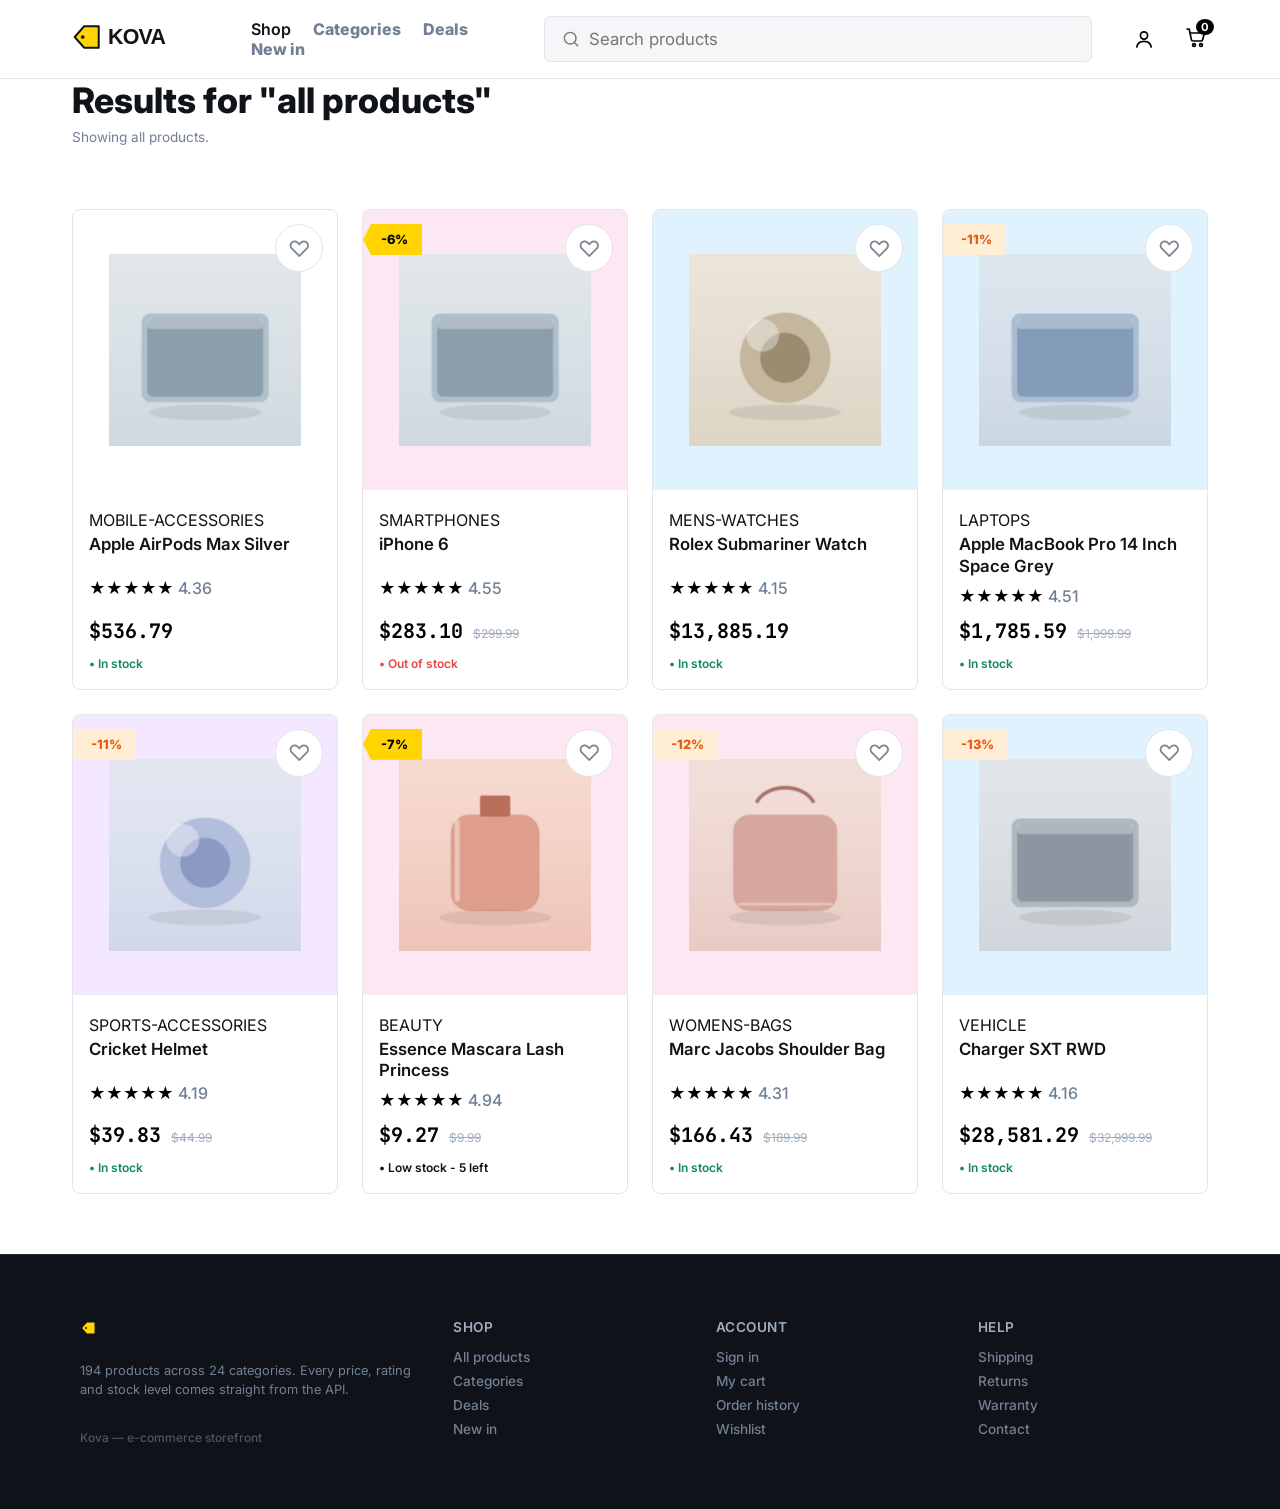
<file: search-results.html>
<!doctype html>
<html lang="en">
  <head>
    <meta charset="UTF-8" />
    <meta name="viewport" content="width=device-width, initial-scale=1.0" />
    <title>KOVA - Search Results</title>
    <link rel="stylesheet" href="search-results.css" />
  </head>
  <body>
    <header class="navbar">
      <div class="nav-left">
        <a href="shop.html"
          ><img
            src="./Kova-UI-Kit/02-assets/logo/kova-lockup.svg"
            alt="KOVA Logo"
            class="nav-logo"
        /></a>
        <nav class="nav-links">
          <a href="shop.html" class="active">Shop</a>
          <a href="category.html">Categories</a>
          <a href="#">Deals</a>
          <a href="#">New in</a>
        </nav>
      </div>

      <div class="nav-search-container search-with-button">
        <img
          src="./Kova-UI-Kit/02-assets/icons/search.svg"
          alt="Search"
          class="search-icon"
        />
        <input
          type="text"
          id="storeSearchInput"
          placeholder="Search products"
          aria-label="Search products"
        />
        <button type="button" id="searchButton" class="search-button">
          Search
        </button>
      </div>

      <div class="nav-right">
        <img
          src="./Kova-UI-Kit/02-assets/icons/user.svg"
          alt="Account"
          class="nav-icon"
        />
        <a href="cart.html" class="cart-link" aria-label="View cart">
          <div class="cart-icon-wrapper">
            <img
              src="./Kova-UI-Kit/02-assets/icons/cart.svg"
              alt="Cart"
              class="nav-icon"
            />
            <span id="cartCountBadge" class="cart-badge">0</span>
          </div>
        </a>
      </div>
    </header>

    <main class="shop-container">
      <div class="search-summary-header">
        <h1 class="page-title search-title" id="searchTitle">
          Results for "all products"
        </h1>
        <p class="products-found-subtitle search-subtitle" id="searchSubtitle">
          Showing all products.
        </p>
      </div>

      <section class="section-block">
        <div class="products-grid-four" id="searchResultsGrid">
          <div
            class="product-card"
            data-item-name="airpods"
            data-product-key="airpods"
          >
            <div class="card-image-box bg-green-circle">
              <button class="wishlist-btn">♡</button>
              <img
                src="./Kova-UI-Kit/02-assets/product-placeholders/ph-smartphones.jpg"
                alt="AirPods Max"
              />
            </div>
            <div class="card-info">
              <span class="prod-cat">MOBILE-ACCESSORIES</span>
              <h4>
                <a href="product-details.html?item=airpods" class="product-link"
                  >Apple AirPods Max Silver</a
                >
              </h4>
              <p class="stars-row">
                ★★★★★ <span class="num-rating">4.36</span>
              </p>
              <div class="price-and-action">
                <div class="price-stack">
                  <span class="card-price">$536.79</span>
                </div>
                <button
                  class="add-cart-circle"
                  onclick="addItemToCart('Apple AirPods Max')"
                >
                  +
                </button>
              </div>
              <span class="stock-status in-stock">• In stock</span>
            </div>
          </div>

          <div
            class="product-card"
            data-item-name="iphone"
            data-product-key="iphone"
          >
            <div class="card-image-box bg-pink-box">
              <span class="discount-badge yellow-badge">-6%</span>
              <button class="wishlist-btn">♡</button>
              <img
                src="./Kova-UI-Kit/02-assets/product-placeholders/ph-smartphones.jpg"
                alt="iPhone 6"
              />
            </div>
            <div class="card-info">
              <span class="prod-cat">SMARTPHONES</span>
              <h4>
                <a href="product-details.html?item=iphone" class="product-link"
                  >iPhone 6</a
                >
              </h4>
              <p class="stars-row">
                ★★★★★ <span class="num-rating">4.55</span>
              </p>
              <div class="price-and-action">
                <div class="price-stack">
                  <span class="card-price">$283.10</span>
                  <span class="card-old-price">$299.99</span>
                </div>
                <button
                  class="add-cart-circle"
                  onclick="addItemToCart('iPhone 6')"
                >
                  +
                </button>
              </div>
              <span class="stock-status out-of-stock">• Out of stock</span>
            </div>
          </div>
          <div
            class="product-card"
            data-item-name="rolex"
            data-product-key="rolex"
          >
            <div class="card-image-box bg-blue-box">
              <button class="wishlist-btn">♡</button>
              <img
                src="./Kova-UI-Kit/02-assets/product-placeholders/ph-mens-watches.jpg"
                alt="Rolex Watch"
              />
            </div>
            <div class="card-info">
              <span class="prod-cat">MENS-WATCHES</span>
              <h4>
                <a href="product-details.html?item=rolex" class="product-link"
                  >Rolex Submariner Watch</a
                >
              </h4>
              <p class="stars-row">
                ★★★★★ <span class="num-rating">4.15</span>
              </p>
              <div class="price-and-action">
                <div class="price-stack">
                  <span class="card-price">$13,885.19</span>
                </div>
                <button
                  class="add-cart-circle"
                  onclick="addItemToCart('Rolex Submariner Watch')"
                >
                  +
                </button>
              </div>
              <span class="stock-status in-stock">• In stock</span>
            </div>
          </div>

          <div
            class="product-card"
            data-item-name="macbook"
            data-product-key="macbook"
          >
            <div class="card-image-box bg-blue-box">
              <span class="discount-badge orange-badge">-11%</span>
              <button class="wishlist-btn">♡</button>
              <img
                src="./Kova-UI-Kit/02-assets/product-placeholders/ph-laptops.jpg"
                alt="MacBook"
              />
            </div>
            <div class="card-info">
              <span class="prod-cat">LAPTOPS</span>
              <h4>
                <a href="product-details.html?item=macbook" class="product-link"
                  >Apple MacBook Pro 14 Inch Space Grey</a
                >
              </h4>
              <p class="stars-row">
                ★★★★★ <span class="num-rating">4.51</span>
              </p>
              <div class="price-and-action">
                <div class="price-stack">
                  <span class="card-price">$1,785.59</span>
                  <span class="card-old-price">$1,999.99</span>
                </div>
                <button
                  class="add-cart-circle"
                  onclick="addItemToCart('Apple MacBook Pro')"
                >
                  +
                </button>
              </div>
              <span class="stock-status in-stock">• In stock</span>
            </div>
          </div>

          <div
            class="product-card"
            data-item-name="helmet"
            data-product-key="helmet"
          >
            <div class="card-image-box bg-purple-box">
              <span class="discount-badge orange-badge">-11%</span>
              <button class="wishlist-btn">♡</button>
              <img
                src="./Kova-UI-Kit/02-assets/product-placeholders/ph-sports.jpg"
                alt="Cricket Helmet"
              />
            </div>
            <div class="card-info">
              <span class="prod-cat">SPORTS-ACCESSORIES</span>
              <h4>
                <a href="product-details.html?item=helmet" class="product-link"
                  >Cricket Helmet</a
                >
              </h4>
              <p class="stars-row">
                ★★★★★ <span class="num-rating">4.19</span>
              </p>
              <div class="price-and-action">
                <div class="price-stack">
                  <span class="card-price">$39.83</span>
                  <span class="card-old-price">$44.99</span>
                </div>
                <button
                  class="add-cart-circle"
                  onclick="addItemToCart('Cricket Helmet')"
                >
                  +
                </button>
              </div>
              <span class="stock-status in-stock">• In stock</span>
            </div>
          </div>

          <div
            class="product-card"
            data-item-name="mascara"
            data-product-key="mascara"
          >
            <div class="card-image-box bg-pink-box">
              <span class="discount-badge yellow-badge">-7%</span>
              <button class="wishlist-btn">♡</button>
              <img
                src="./Kova-UI-Kit/02-assets/product-placeholders/ph-beauty.jpg"
                alt="Mascara"
              />
            </div>
            <div class="card-info">
              <span class="prod-cat">BEAUTY</span>
              <h4>
                <a href="product-details.html?item=mascara" class="product-link"
                  >Essence Mascara Lash Princess</a
                >
              </h4>
              <p class="stars-row">
                ★★★★★ <span class="num-rating">4.94</span>
              </p>
              <div class="price-and-action">
                <div class="price-stack">
                  <span class="card-price">$9.27</span>
                  <span class="card-old-price">$9.99</span>
                </div>
                <button
                  class="add-cart-circle"
                  onclick="addItemToCart('Essence Mascara')"
                >
                  +
                </button>
              </div>
              <span class="stock-status low-stock">• Low stock - 5 left</span>
            </div>
          </div>
          <div class="product-card" data-item-name="bag" data-product-key="bag">
            <div class="card-image-box bg-pink-box">
              <span class="discount-badge orange-badge">-12%</span>
              <button class="wishlist-btn">♡</button>
              <img
                src="./Kova-UI-Kit/02-assets/product-placeholders/ph-womens-bags.jpg"
                alt="Marc Jacobs Shoulder Bag"
              />
            </div>
            <div class="card-info">
              <span class="prod-cat">WOMENS-BAGS</span>
              <h4>
                <a href="product-details.html?item=bag" class="product-link"
                  >Marc Jacobs Shoulder Bag</a
                >
              </h4>
              <p class="stars-row">
                ★★★★★ <span class="num-rating">4.31</span>
              </p>
              <div class="price-and-action">
                <div class="price-stack">
                  <span class="card-price">$166.43</span>
                  <span class="card-old-price">$189.99</span>
                </div>
                <button
                  class="add-cart-circle"
                  onclick="addItemToCart('Marc Jacobs Shoulder Bag')"
                >
                  +
                </button>
              </div>
              <span class="stock-status in-stock">• In stock</span>
            </div>
          </div>

          <div
            class="product-card"
            data-item-name="charger"
            data-product-key="charger"
          >
            <div class="card-image-box bg-blue-box">
              <span class="discount-badge orange-badge">-13%</span>
              <button class="wishlist-btn">♡</button>
              <img
                src="./Kova-UI-Kit/02-assets/product-placeholders/ph-vehicle.jpg"
                alt="Charger SXT RWD"
              />
            </div>
            <div class="card-info">
              <span class="prod-cat">VEHICLE</span>
              <h4>
                <a href="product-details.html?item=charger" class="product-link"
                  >Charger SXT RWD</a
                >
              </h4>
              <p class="stars-row">
                ★★★★★ <span class="num-rating">4.16</span>
              </p>
              <div class="price-and-action">
                <div class="price-stack">
                  <span class="card-price">$28,581.29</span>
                  <span class="card-old-price">$32,999.99</span>
                </div>
                <button
                  class="add-cart-circle"
                  onclick="addItemToCart('Charger SXT RWD')"
                >
                  +
                </button>
              </div>
              <span class="stock-status in-stock">• In stock</span>
            </div>
          </div>
        </div>
      </section>
    </main>

    <footer class="shop-footer">
      <div class="footer-inner">
        <div class="footer-brand">
          <img
            src="./Kova-UI-Kit/02-assets/logo/kova-lockup.svg"
            alt="KOVA Logo"
            class="footer-logo"
          />
          <p>
            194 products across 24 categories. Every price, rating and stock
            level comes straight from the API.
          </p>
          <span class="footer-copyright">Kova — e-commerce storefront</span>
        </div>
        <div class="footer-links-group">
          <h5>Shop</h5>
          <a href="shop.html">All products</a>
          <a href="category.html">Categories</a>
          <a href="#">Deals</a>
          <a href="#">New in</a>
        </div>
        <div class="footer-links-group">
          <h5>Account</h5>
          <a href="#">Sign in</a>
          <a href="#">My cart</a>
          <a href="#">Order history</a>
          <a href="#">Wishlist</a>
        </div>
        <div class="footer-links-group">
          <h5>Help</h5>
          <a href="#">Shipping</a>
          <a href="#">Returns</a>
          <a href="#">Warranty</a>
          <a href="#">Contact</a>
        </div>
      </div>
    </footer>

    <!-- <script src="api-client.js"></script> -->
    <script src="search-results.js"></script>
  </body>
</html>
</file>
<file: cart.css>
/* ============================================================
   KOVA CART PAGE
   COMPLETE CSS
============================================================ */
* {
    box-sizing: border-box;
}
/* ============================================================
   KOVA COLORS
============================================================ */
:root {
    --kova-ink: #101418;
    --kova-ink-70: #4a525c;
    --kova-ink-45: #7c858f;
    --kova-line: #e2e5e9;
    --kova-line-soft: #eff1f3;
    --kova-paper: #ffffff;
    --kova-canvas: #f5f6f7;
    --kova-signal: #ffd400;
    --kova-signal-deep: #e5be00;
    --kova-stock-in: #128a5b;
    --kova-stock-low: #b84a08;
    --kova-stock-out: #a3121c;
}
/* ============================================================
   KOVA HEADER
============================================================ */
.kova-header {
    width: 100%;
    height: 76px;
    margin: 0;
    padding: 0;
    background: #ffffff;
    border-bottom: 1px solid #e2e5e9;
    position: relative;
    z-index: 1000;
}
.kova-header__desktop {
    width: 100%;
    max-width: 1200px;
    height: 100%;
    margin: 0 auto;
    padding: 0 32px;
    display: flex;
    align-items: center;
    gap: 24px;
}
/* ============================================================
   KOVA LOGO
============================================================ */
.kova-logo {
    flex: 0 0 auto;
    display: flex;
    align-items: center;
    line-height: 0;
    text-decoration: none;
}
.kova-text-logo {
    position: relative;
    display: inline-flex;
    align-items: center;
    font-family: Arial, sans-serif;
    font-size: 20px;
    font-weight: 800;
    letter-spacing: -0.5px;
    line-height: 1;
    color: #111111;
    padding-left: 25px;
}
/* Yellow KOVA mark */
.kova-text-logo::before {
    content: "";
    position: absolute;
    left: 0;
    top: 50%;
    width: 19px;
    height: 19px;
    transform: translateY(-50%);
    background: #f7c900;
    clip-path: polygon(
        25% 0,
        100% 0,
        100% 100%,
        25% 100%,
        0 50%
    );
}
/* Footer version */
.kova-footer__logo .kova-text-logo {
    color: #ffffff;
}
/* ============================================================
   HEADER NAVIGATION
============================================================ */
.kova-header nav {
    margin: 0;
    padding: 0;
}
.kova-nav {
    height: 100%;
    display: flex;
    align-items: center;
    gap: 24px;
    flex: 0 0 auto;
}
.kova-nav__link {
    position: relative;
    height: 100%;
    display: flex;
    align-items: center;
    padding: 0;
    color: #101418;
    font-family: "Inter", Arial, sans-serif;
    font-size: 14px;
    font-weight: 500;
    line-height: 1;
    text-decoration: none;
    white-space: nowrap;
}
.kova-nav__link:hover {
    color: #101418;
}
.kova-nav__link--active {
    font-weight: 600;
}
.kova-nav__link--active::after {
    content: "";
    position: absolute;
    left: 0;
    right: 0;
    bottom: 21px;
    height: 2px;
    background: #ffd400;
}
/* ============================================================
   HEADER SEARCH
============================================================ */
.kova-search {
    height: 44px;
    min-width: 0;
    flex: 1 1 auto;
    display: flex;
    align-items: center;
    gap: 10px;
    padding: 0 14px;
    margin: 0;
    background: #f5f6f7;
    border: 1px solid #e2e5e9;
    border-radius: 6px;
    box-sizing: border-box;
}
.kova-search-symbol {
    width: 20px;
    height: 20px;
    flex: 0 0 20px;
    display: flex;
    align-items: center;
    justify-content: center;
    color: #101418;
    font-family: Arial, sans-serif;
    font-size: 25px;
    font-weight: 400;
    line-height: 1;
    transform: rotate(-20deg);
}
.kova-search input {
    width: 100%;
    min-width: 0;
    padding: 0;
    border: 0;
    outline: 0;
    background: transparent;
    color: #101418;
    font-family: "Inter", Arial, sans-serif;
    font-size: 14px;
    font-weight: 400;
}
.kova-search input::placeholder {
    color: #7c858f;
    opacity: 1;
}
.kova-search:focus-within {
    border-color: #101418;
    box-shadow:
        0 0 0 3px rgba(16, 20, 24, 0.10);
}
/* ============================================================
   HEADER ACCOUNT + CART
============================================================ */
.kova-header__icon-button {
    position: relative;
    width: 28px;
    height: 28px;
    flex: 0 0 28px;
    display: flex;
    align-items: center;
    justify-content: center;
    color: #101418;
    text-decoration: none;
    cursor: pointer;
}
/* ============================================================
   PROFILE ICON
============================================================ */
.kova-user-symbol {
    position: relative;
    width: 22px;
    height: 22px;
    display: block;
}
.kova-user-head {
    position: absolute;
    width: 8px;
    height: 8px;
    left: 50%;
    top: 1px;
    transform: translateX(-50%);
    border: 2px solid #101418;
    border-radius: 50%;
}
.kova-user-body {
    position: absolute;
    width: 16px;
    height: 9px;
    left: 50%;
    bottom: 1px;
    transform: translateX(-50%);
    border: 2px solid #101418;
    border-bottom: 0;
    border-radius: 10px 10px 0 0;
}
/* ============================================================
   CART ICON
============================================================ */
.kova-cart-symbol {
    position: relative;
    width: 24px;
    height: 24px;
    display: block;
}
/* Cart handle */
.kova-cart-handle {
    position: absolute;
    left: 1px;
    top: 3px;
    width: 6px;
    height: 2px;
    background: #101418;
    border-radius: 2px;
    transform: rotate(12deg);
}
/* Cart basket */
.kova-cart-basket {
    position: absolute;
    left: 5px;
    top: 5px;
    width: 16px;
    height: 10px;
    border: 2px solid #101418;
    border-top: 0;
    transform: skewX(-10deg);
}
/* Cart wheels */
.kova-cart-wheel {
    position: absolute;
    width: 4px;
    height: 4px;
    bottom: 2px;
    background: #101418;
    border-radius: 50%;
}
.kova-cart-wheel-left {
    left: 8px;
}
.kova-cart-wheel-right {
    right: 2px;
}
/* ============================================================
   CART BADGE
============================================================ */
.kova-cart-badge {
    position: absolute;
    top: -7px;
    right: -8px;
    min-width: 19px;
    height: 19px;
    padding: 0 5px;
    display: flex;
    align-items: center;
    justify-content: center;
    box-sizing: border-box;
    background: #101418;
    color: #ffffff;
    border: 2px solid #ffffff;
    border-radius: 999px;
    font-family: "JetBrains Mono", monospace;
    font-size: 10px;
    font-weight: 700;
    line-height: 1;
}
.kova-cart-badge.is-hidden {
    display: none;
}
/* ============================================================
   MOBILE HEADER
============================================================ */
.kova-header__mobile {
    display: none;
}
.kova-mobile-back {
    width: 32px;
    height: 40px;
    padding: 0;
    margin: 0;
    display: flex;
    align-items: center;
    justify-content: flex-start;
    border: 0;
    background: transparent;
    color: #101418;
    cursor: pointer;
}
.kova-mobile-back span {
    display: block;
    font-family: Arial, sans-serif;
    font-size: 42px;
    font-weight: 300;
    line-height: 1;
    transform: translateY(-2px);
}
.kova-mobile-title {
    margin: 0;
    color: #101418;
    font-family: "Bricolage Grotesque", Arial, sans-serif;
    font-size: 30px;
    font-weight: 700;
    line-height: 1.06;
    letter-spacing: -0.024em;
    white-space: nowrap;
}
.kova-mobile-spacer {
    flex: 1 1 auto;
}
.kova-mobile-icon {
    position: relative;
    width: 36px;
    height: 40px;
    margin-left: 8px;
    padding: 0;
    display: flex;
    align-items: center;
    justify-content: center;
    border: 0;
    background: transparent;
    color: #101418;
    text-decoration: none;
    cursor: pointer;
}
.kova-mobile-icon .kova-search-symbol {
    font-size: 25px;
}
.kova-mobile-icon .kova-cart-symbol {
    width: 24px;
    height: 24px;
}
.kova-cart-badge--mobile {
    top: 0;
    right: -1px;
    min-width: 22px;
    height: 22px;
    font-size: 11px;
    border-width: 2px;
}
/* ============================================================
   CART PAGE
============================================================ */
.kova-cart-page {
    background: var(--kova-canvas);
    min-height: 70vh;
    padding: 64px 32px 96px;
}
.kova-cart-container {
    width: 100%;
    max-width: 1200px;
    margin: 0 auto;
}
/* ============================================================
   BREADCRUMB
============================================================ */
.kova-breadcrumb {
    display: flex;
    align-items: center;
    gap: 8px;
    margin-bottom: 32px;
    font-size: 14px;
    color: var(--kova-ink-45);
}
.kova-breadcrumb a {
    color: var(--kova-ink);
    text-decoration: none;
}
.kova-breadcrumb a:hover {
    text-decoration: underline;
}
/* ============================================================
   CART HEADING
============================================================ */
.kova-cart-heading {
    display: flex;
    align-items: flex-end;
    justify-content: space-between;
    gap: 24px;
    margin-bottom: 40px;
}
.kova-eyebrow {
    margin: 0 0 8px;
    font-size: 12px;
    font-weight: 800;
    letter-spacing: 0.14em;
    color: var(--kova-ink-45);
}
.kova-cart-heading h1 {
    margin: 0;
    font-size: 48px;
    line-height: 1;
    color: var(--kova-ink);
}
.kova-cart-count {
    margin: 12px 0 0;
    color: var(--kova-ink-70);
    font-size: 15px;
}
.kova-clear-link {
    border: 0;
    background: transparent;
    color: var(--kova-ink-70);
    font-size: 14px;
    font-weight: 700;
    cursor: pointer;
    padding: 8px 0;
}
.kova-clear-link:hover {
    color: var(--kova-stock-out);
}
/* ============================================================
   CART LAYOUT
============================================================ */
.kova-cart-layout {
    display: grid;
    grid-template-columns:
        minmax(0, 1fr)
        360px;
    gap: 40px;
    align-items: start;
}
.kova-cart-items {
    min-width: 0;
}
#cartItems {
    display: flex;
    flex-direction: column;
    gap: 16px;
}
/* ============================================================
   CART ITEM
============================================================ */
.kova-cart-item {
    display: grid;
    grid-template-columns:
        112px
        minmax(180px, 1fr)
        auto
        auto
        44px;
    gap: 24px;
    align-items: center;
    background: var(--kova-paper);
    border: 1px solid var(--kova-line);
    padding: 20px;
    border-radius: 4px;
}
.kova-cart-thumbnail {
    width: 112px;
    height: 112px;
    display: flex;
    align-items: center;
    justify-content: center;
    background: #f7f7f7;
    border-radius: 4px;
    overflow: hidden;
}
.kova-cart-thumbnail img {
    width: 100%;
    height: 100%;
    object-fit: contain;
    display: block;
}
.kova-cart-info {
    min-width: 0;
}
.kova-cart-category {
    margin: 0 0 7px;
    color: var(--kova-ink-45);
    font-size: 11px;
    font-weight: 800;
    text-transform: uppercase;
    letter-spacing: 0.08em;
}
.kova-cart-title {
    margin: 0;
    color: var(--kova-ink);
    font-size: 18px;
    font-weight: 750;
    line-height: 1.3;
}
.kova-cart-price {
    margin-top: 10px;
    display: flex;
    align-items: center;
    gap: 8px;
    flex-wrap: wrap;
}
.kova-price-current {
    color: var(--kova-ink);
    font-size: 15px;
    font-weight: 800;
}
.kova-price-old {
    color: var(--kova-ink-45);
    font-size: 13px;
    text-decoration: line-through;
}
.kova-discount-tag {
    display: inline-flex;
    align-items: center;
    padding: 4px 7px;
    background: #fff5c2;
    color: #725f00;
    border-radius: 3px;
    font-size: 11px;
    font-weight: 800;
}
/* ============================================================
   STOCK
============================================================ */
.kova-stock {
    margin-top: 9px;
    font-size: 12px;
    font-weight: 700;
}
.kova-stock-in {
    color: var(--kova-stock-in);
}
.kova-stock-low {
    color: var(--kova-stock-low);
}
.kova-stock-out {
    color: var(--kova-stock-out);
}
/* ============================================================
   QUANTITY
============================================================ */
.kova-quantity-stepper {
    display: inline-flex;
    align-items: center;
    border: 1px solid var(--kova-line);
    background: var(--kova-paper);
    border-radius: 4px;
    overflow: hidden;
}
.kova-quantity-stepper button {
    width: 36px;
    height: 38px;
    border: 0;
    background: transparent;
    color: var(--kova-ink);
    font-size: 18px;
    cursor: pointer;
}
.kova-quantity-stepper button:hover {
    background: var(--kova-canvas);
}
.kova-quantity-stepper button:disabled {
    color: #c5c9cd;
    cursor: not-allowed;
}
.kova-quantity-value {
    min-width: 36px;
    text-align: center;
    font-size: 14px;
    font-weight: 800;
    color: var(--kova-ink);
}
/* ============================================================
   LINE TOTAL
============================================================ */
.kova-line-total {
    min-width: 90px;
    text-align: right;
    color: var(--kova-ink);
    font-size: 15px;
    font-weight: 800;
}
/* ============================================================
   REMOVE BUTTON
============================================================ */
.kova-remove-button {
    width: 40px;
    height: 40px;
    display: flex;
    align-items: center;
    justify-content: center;
    border: 1px solid var(--kova-line);
    background: var(--kova-paper);
    border-radius: 4px;
    color: var(--kova-ink-45);
    cursor: pointer;
    font-size: 16px;
}
.kova-remove-button:hover {
    color: var(--kova-stock-out);
    border-color: #e7b9bd;
    background: #fff5f5;
}
/* ============================================================
   CART BOTTOM ACTIONS
============================================================ */
.kova-cart-bottom-actions {
    display: flex;
    align-items: center;
    justify-content: space-between;
    gap: 16px;
    margin-top: 24px;
}
.kova-button {
    min-height: 44px;
    display: inline-flex;
    align-items: center;
    justify-content: center;
    padding: 0 18px;
    border-radius: 4px;
    font-size: 14px;
    font-weight: 800;
    text-decoration: none;
    cursor: pointer;
    transition:
        background 0.15s ease,
        border-color 0.15s ease,
        transform 0.15s ease;
}
.kova-button-secondary {
    background: var(--kova-paper);
    border: 1px solid var(--kova-line);
    color: var(--kova-ink);
}
.kova-button-secondary:hover {
    background: var(--kova-canvas);
}
.kova-button-ghost {
    background: transparent;
    border: 1px solid transparent;
    color: var(--kova-ink-70);
}
.kova-button-ghost:hover {
    color: var(--kova-stock-out);
}
/* ============================================================
   CART SUMMARY
============================================================ */
.kova-cart-summary {
    position: sticky;
    top: 24px;
    background: var(--kova-paper);
    border: 1px solid var(--kova-line);
    padding: 28px;
    border-radius: 4px;
}
.kova-cart-summary h2 {
    margin: 0 0 24px;
    color: var(--kova-ink);
    font-size: 20px;
}
.kova-summary-row {
    display: flex;
    align-items: center;
    justify-content: space-between;
    gap: 20px;
    margin-bottom: 16px;
    color: var(--kova-ink-70);
    font-size: 14px;
}
.kova-summary-row span:last-child {
    color: var(--kova-ink);
    font-weight: 700;
    text-align: right;
}
.kova-summary-divider {
    height: 1px;
    background: var(--kova-line);
    margin: 20px 0;
}
.kova-summary-total {
    display: flex;
    align-items: center;
    justify-content: space-between;
    gap: 20px;
    margin-bottom: 22px;
}
.kova-summary-total span {
    color: var(--kova-ink);
    font-size: 16px;
    font-weight: 800;
}
.kova-summary-total strong {
    color: var(--kova-ink);
    font-size: 24px;
}
.kova-checkout-button {
    width: 100%;
    min-height: 50px;
    border: 0;
    border-radius: 4px;
    background: var(--kova-signal);
    color: var(--kova-ink);
    font-size: 15px;
    font-weight: 900;
    cursor: pointer;
    transition: background 0.15s ease;
}
.kova-checkout-button:hover {
    background: var(--kova-signal-deep);
}
.kova-summary-note {
    margin: 14px 0 0;
    color: var(--kova-ink-45);
    font-size: 12px;
    line-height: 1.5;
    text-align: center;
}
/* ============================================================
   EMPTY CART
============================================================ */
.kova-empty-cart {
    background: var(--kova-paper);
    border: 1px solid var(--kova-line);
    padding: 72px 32px;
    text-align: center;
    border-radius: 4px;
}
.kova-empty-icon {
    width: 64px;
    height: 64px;
    display: flex;
    align-items: center;
    justify-content: center;
    margin: 0 auto 20px;
    background: var(--kova-canvas);
    border-radius: 50%;
    font-size: 28px;
}
.kova-empty-cart h2 {
    margin: 0 0 10px;
    color: var(--kova-ink);
    font-size: 28px;
}
.kova-empty-cart p {
    max-width: 500px;
    margin: 0 auto 26px;
    color: var(--kova-ink-70);
    line-height: 1.6;
}
.kova-empty-actions {
    display: flex;
    justify-content: center;
    gap: 12px;
    flex-wrap: wrap;
}
/* ============================================================
   CART LOADING / ERROR
============================================================ */
.kova-cart-loading {
    background: var(--kova-paper);
    border: 1px solid var(--kova-line);
    padding: 30px;
    border-radius: 4px;
    color: var(--kova-ink-70);
    text-align: center;
}
.kova-cart-error {
    background: #fff5f5;
    border: 1px solid #e7b9bd;
    color: var(--kova-stock-out);
    padding: 20px;
    border-radius: 4px;
    font-size: 14px;
}
/* ============================================================
   UNDO TOAST
============================================================ */
.kova-undo-toast {
    position: fixed;
    right: 24px;
    bottom: 24px;
    z-index: 1000;
    display: flex;
    align-items: center;
    gap: 18px;
    background: var(--kova-ink);
    color: white;
    padding: 14px 18px;
    border-radius: 4px;
    box-shadow:
        0 10px 30px rgba(0, 0, 0, 0.18);
    font-size: 14px;
}
.kova-undo-toast button {
    border: 0;
    background: var(--kova-signal);
    color: var(--kova-ink);
    padding: 7px 12px;
    border-radius: 3px;
    font-weight: 800;
    cursor: pointer;
}
/* ============================================================
   KOVA DARK FOOTER
============================================================ */
.kova-footer {
    width: 100%;
    background: #101418;
    color: #ffffff;
}
.kova-footer__container {
    width: 100%;
    max-width: 1200px;
    margin: 0 auto;
    padding: 56px 32px 18px;
}
.kova-footer__grid {
    display: grid;
    grid-template-columns:
        2fr
        1fr
        1fr
        1fr;
    gap: 48px;
    padding-bottom: 30px;
}
.kova-footer__brand {
    max-width: 300px;
}
.kova-footer__logo {
    display: inline-flex;
    align-items: center;
    margin-bottom: 14px;
    line-height: 0;
    text-decoration: none;
}
.kova-footer__description {
    margin: 0;
    color: #aeb5bc;
    font-family: "Inter", Arial, sans-serif;
    font-size: 12px;
    line-height: 1.55;
}
/* ============================================================
   FOOTER COLUMNS
============================================================ */
.kova-footer__column h3 {
    margin: 0 0 14px;
    color: #ffffff;
    font-family: "Inter", Arial, sans-serif;
    font-size: 12px;
    font-weight: 700;
}
.kova-footer__column a {
    display: block;
    margin-bottom: 9px;
    color: #aeb5bc;
    font-family: "Inter", Arial, sans-serif;
    font-size: 12px;
    line-height: 1.4;
    text-decoration: none;
}
.kova-footer__column a:hover {
    color: #ffffff;
}
/* ============================================================
   FOOTER BOTTOM
============================================================ */
.kova-footer__bottom {
    display: flex;
    align-items: center;
    justify-content: space-between;
    gap: 24px;
    padding-top: 14px;
    border-top: 1px solid rgba(255, 255, 255, 0.12);
    color: #7c858f;
    font-family: "Inter", Arial, sans-serif;
    font-size: 10px;
}
.kova-footer__bottom p {
    margin: 0;
}
/* ============================================================
   FOCUS STATES
============================================================ */
.kova-header a:focus-visible,
.kova-header button:focus-visible,
.kova-header input:focus-visible,
.kova-footer a:focus-visible {
    outline: 2px solid #ffd400;
    outline-offset: 2px;
}
/* ============================================================
   TABLET
============================================================ */
@media (max-width: 900px) {
    .kova-cart-layout {
        grid-template-columns: 1fr;
    }
    .kova-cart-summary {
        position: static;
    }
    .kova-cart-item {
        grid-template-columns:
            84px
            minmax(0, 1fr)
            44px;
        gap: 16px;
    }
    .kova-cart-thumbnail {
        width: 84px;
        height: 84px;
    }
    .kova-quantity-stepper {
        grid-column: 2;
        justify-self: start;
    }
    .kova-line-total {
        grid-column: 2;
        text-align: left;
    }
    .kova-remove-button {
        grid-column: 3;
        grid-row: 1;
    }
}
/* ============================================================
   MOBILE
============================================================ */
@media (max-width: 767px) {
    .kova-header {
        height: 60px;
    }
    .kova-header__desktop {
        display: none;
    }
    .kova-header__mobile {
        height: 60px;
        display: flex;
        align-items: center;
        padding: 0 20px;
        box-sizing: border-box;
        background: #ffffff;
    }
    .kova-footer__container {
        padding: 42px 20px 18px;
    }
    .kova-footer__grid {
        grid-template-columns: 1fr 1fr;
        gap: 34px 28px;
    }
    .kova-footer__brand {
        grid-column: 1 / -1;
        max-width: none;
    }
    .kova-footer__bottom {
        align-items: flex-start;
        flex-direction: column;
        gap: 6px;
    }
}
/* ============================================================
   SMALL MOBILE
============================================================ */
@media (max-width: 600px) {
    .kova-cart-page {
        padding: 40px 16px 64px;
    }
    .kova-cart-heading {
        align-items: flex-start;
        flex-direction: column;
        margin-bottom: 28px;
    }
    .kova-cart-heading h1 {
        font-size: 38px;
    }
    .kova-cart-item {
        padding: 14px;
        grid-template-columns:
            72px
            minmax(0, 1fr)
            40px;
        gap: 12px;
    }
    .kova-cart-thumbnail {
        width: 72px;
        height: 72px;
    }
    .kova-cart-title {
        font-size: 16px;
    }
    .kova-cart-summary {
        padding: 22px;
    }
    .kova-cart-bottom-actions {
        flex-direction: column;
        align-items: stretch;
    }
    .kova-button {
        width: 100%;
    }
    .kova-empty-cart {
        padding: 56px 20px;
    }
    .kova-undo-toast {
        left: 16px;
        right: 16px;
        bottom: 16px;
        justify-content: space-between;
    }
}
/* ============================================================
   VERY SMALL PHONES
============================================================ */
@media (max-width: 390px) {
    .kova-header__mobile {
        padding: 0 16px;
    }
    .kova-mobile-title {
        font-size: 28px;
    }
    .kova-mobile-icon {
        margin-left: 4px;
    }
    .kova-footer__grid {
        grid-template-columns: 1fr;
    }
    .kova-footer__brand {
        grid-column: auto;
    }
}
html,
body {
  margin: 0;
  padding: 0;
  background: #0b0b0b;
}
</file>
<file: Kova-home.css>
* {
  padding: 0px;
  margin: 0px;
  box-sizing: border-box;
}

/* body{
  width: 100%;
  display: block;
  justify-content: center;
} */

/* 
.KOVA{
  padding: 5 50px;
} */

/* 
body{
  display: flex;
  justify-content: center;
} */

.header {
  display: flex;
  /* justify-content: space-evenly; */
  justify-content: space-around;
  padding: 10px 50px;
  align-items: center;
}

.in {
  white-space: nowrap;
}

.logo {
  width: 10%;
}

.a {
  display: flex;
  gap: 20px;
}

a {
  color: black;
  text-decoration: none;
}

a:hover {
  text-decoration: underline;
  text-decoration-color: rgb(250, 196, 60);
  text-decoration-thickness: 2px;
}

input {
  padding-left: 10px;
  padding-top: 5px;
  padding-bottom: 5px;
  border-radius: 8px;
  border: 1.5px solid #ddd;
  background-color: #f5f6f7;
  width: 50%;
  color: #89919a;
}

.user-cart {
  display: flex;
  gap: 20px;
  padding-left: 20px;
}

.main {
  display: flex;
  align-items: center;
  justify-content: center;
  gap: 20px;
  /* height: 50px; */
  background-color: #e8eef4;
  border: 1px solid #ddd;
  /* width: 100%; */
  padding: 40px 70px 70px;
}

.main-div {
  flex-basis: 50%;
  /* height: 10px; */
  width: 50%;
  /* margin-top: 50px; */
}

.main-span {
  /* display: inline-flex;
  align-items: center; */
  background-color: black;
  padding: 5px 5px 5px 5px;
  color: rgb(250, 196, 60);
}

.main-button1 {
  background-color: rgb(250, 196, 60);
  border: none;
  border-radius: 7px;
  margin-top: 20px;
  margin-right: 10px;
  gap: 10px;
  padding: 15px;
}

.main-button2 {
  background-color: white;
  border: 1px solid #ddd;
  border-radius: 7px;
  padding: 15px;
}

.main-star {
  display: flex;
  align-items: center;
  gap: 10px;
}

.main-bottom {
  margin-right: 3px;
}

.main-img {
  width: 60%;
  border-radius: 10px 10px 0 0;
  height: 40vh;
  display: block;
}

.main-div2 {
  flex-basis: 50%;
}

.main-div2-span1 {
  /* display: inline-flex; */
  background-color: rgb(250, 196, 60);
  padding: 5px;
  /* z-index: 3; */
  position: absolute;
  /* top: 10px; */
  /* left: 10px; */
  /* right: auto; */
}

.main-div2-1 {
  display: flex;
  justify-content: space-between;
  align-items: center;
  gap: 20px;
  background-color: white;
  border-radius: 0 0 10px 10px;
  /* overflow: hidden; */
  width: 60%;
  padding: 10px;
}

.Green {
  white-space: nowrap;
}

.main-div2-p {
  color: #89919a;
  font-size: 10px;
  /* padding-left: 10px; */
  flex: 1;
}

.main-starr {
  width: 4%;
}

.price {
  display: flex;
  flex-direction: column;
  align-items: flex-end;
  white-space: nowrap;
}

/* .pricee {
  text-align: right;
  white-space: nowrap;
} */

.old-price {
  text-decoration: line-through;
  color: #ddd;
  font-size: 12px;
  text-align: right;
}

.current-price {
  font-size: 20px;
  padding: 10px;
}
/* 
.main-buttons{

} */

.browse {
  color: #89919a;
  font-size: 10px;
  padding-top: 50px;
  /* padding: 10px; */
}

.cat {
  display: flex;
  justify-content: space-between;
  align-items: center;
  padding-right: 50px;
  /* padding-top: 30px; */
}

.cat-a {
  font-size: 15px;
}

.cat-a:hover {
  text-decoration: none;
}

.main-buttons {
  margin-top: 20px;
}

.cat-buttons {
  padding: 50px 70px;
}

.buttons {
  border-radius: 20px;
  border: 1px solid #ddd;
  padding: 10px;
  margin: 3px;
}

.buttons:hover {
  color: white;
  background-color: black;
  transition: 0.3s;
}

.buttons:hover a {
  color: white;
  text-decoration: none;
}

.top-main {
  padding: 0 70px;
}

.top-r-div {
  /* display: flex; */
  display: grid;
  grid-template-columns: repeat(4, 1fr);
  gap: 20px;
  padding-top: 15px;
}

.top-r-img {
  width: 100%;
  display: block;
}

/* .mascara{
  position: relative;
} */

.img-box {
  position: relative;
}

.top-img {
  width: 100%;
  /* gap: 20px; */
  height: 185px;
  object-fit: cover;
  border-radius: 10px 10px 0 0;
  display: block;
  /* position: relative; */
}

.wishlist {
  position: absolute;
  right: 10px;
  left: auto;
  top: 10px;
  display: block;
  width: 20px;
  /* height: 30px; */
  background-color: white;
  border: none;
  border-radius: 40%;
  /* background: var(-white) */
  /* display: grid; */
  /* place-items: center; */
  z-index: 999;
  /* box-shadow: 0 1px 5px ; */
  font-size: 18px;
}

.main-starrr {
  width: 15px;
  /* padding: 5px; */
}

.browsee {
  color: #89919a;
  font-size: 10px;
  padding: 5px 10px;
}

.top-h3 {
  padding: 0 10px;
}

.top-mainn {
  padding: 10px;
  white-space: nowrap;
  /* align-items: center;
  justify-content: center; */
}

.top-r-div1 {
  width: 70%;
  /* display: grid;
  grid-template-columns: (4, 1fr);
  gap: 30px; */
}

/* .price-tag{
  padding: 10px;
} */

.price {
  padding: 10px;
}

.low-stock {
  color: #b84a08;
  padding: 10px;
}

.low-stockk {
  color: #128a5b;
  padding: 10px;
}

.lash-beauty {
  border: 1px solid #ddd;
  border-radius: 0 0 10px 10px;
  height: 160px;
  /* gap: 20px; */
  width: 100%;
  /* padding: 10px; */
}
/* 
.lash-beauty :hover{
  /* transition: 0.5s;
  cursor: auto; */
/* transform: scale(1.05); */
/* box-shadow: 0 5px ; */

.OR :hover {
  transition: 0.5s;
  cursor: auto;
  transform: scale(1);
  border: 1px;
  /* overflow: hidden; */
  background-color: #b84a08;
}

/* .footer {
    /* background: #101418; */
/* color: var(--white); */
/* padding: 48px 0 18px; */

.footer-grid {
  display: grid;
  grid-template-columns: 1.6fr 1fr 1fr 1fr;
  gap: 50px;
}

.container {
  background-color: #101418;
  margin-top: 30px;
  padding: 70px;
}

/* .footer-logo {
    font-size: 17px;
    margin-bottom: 12px;
} */

.logo-mark {
  width: 50%;
}

.footer-about p {
  color: #aeb4bb;
  font-size: 15px;
  line-height: 1.7;
  max-width: 250px;
}

.footer-column {
  display: flex;
  flex-direction: column;
  gap: 5px;
}

.footer-column h3 {
  font-size: 20px;
  color: #aeb4bb;
  margin-bottom: 10px;
}

.footer-column a {
  color: #aeb4bb;
  font-size: 15px;
}

.footer-column a:hover {
  /* color: var(--white); */
  text-decoration: underline;
}

.footer-bottom {
  border-top: 1px solid #30353b;
  margin-top: 30px;
  padding-top: 11px;
  display: flex;
  justify-content: space-between;
  color: #7c858f;
  font-family: "JetBrains Mono", monospace;
  font-size: 10px;
}

/* ==================================================
   RESPONSIVE DESIGN
   This section is only for smaller screens.
   Original desktop CSS is above.
   ================================================== */

/* TABLET */
@media (max-width: 900px) {
  .header {
    padding: 10px 25px;
    gap: 15px;
  }

  .logo {
    width: 13%;
  }

  .a {
    gap: 12px;
  }

  input {
    width: 40%;
  }

  .main {
    padding: 30px;
    gap: 20px;
  }

  .main-div {
    width: 50%;
  }

  .main-div2 {
    width: 50%;
  }

  .main-img {
    width: 100%;
  }

  .main-div2-1 {
    width: 100%;
  }

  .top-main {
    padding: 0 30px;
  }

  .cat-buttons {
    padding: 40px 30px;
  }

  .top-r-div {
    grid-template-columns: repeat(2, 1fr);
  }

  .container {
    padding: 50px 30px;
  }
}

/* MOBILE */
@media (max-width: 600px) {
  .header {
    flex-wrap: wrap;
    padding: 15px;
    gap: 15px;
  }

  .logo {
    width: 25%;
  }

  .a {
    gap: 10px;
    font-size: 13px;
  }

  input {
    width: 100%;
    order: 3;
  }

  .user-cart {
    gap: 10px;
    padding-left: 5px;
  }

  .main {
    flex-direction: column;
    padding: 30px 20px;
  }

  .main-div,
  .main-div2 {
    width: 100%;
    flex-basis: 100%;
  }

  .main-div h1 {
    font-size: 28px;
  }

  .main-div p {
    font-size: 14px;
  }

  .main-button1,
  .main-button2 {
    padding: 12px;
  }

  .main-star {
    flex-wrap: wrap;
    gap: 8px;
    margin-top: 15px;
  }

  .main-img {
    width: 100%;
    height: auto;
  }

  .main-div2-1 {
    width: 100%;
  }

  .Green {
    white-space: normal;
  }

  .cat-buttons {
    padding: 30px 20px;
  }

  .cat {
    padding-right: 0;
  }

  .main-buttons {
    line-height: 2.5;
  }

  .top-main {
    padding: 0 20px;
  }

  .top-r-div {
    grid-template-columns: 1fr;
    gap: 20px;
  }

  .lash-beauty {
    height: auto;
    min-height: 160px;
  }

  .footer-grid {
    grid-template-columns: 1fr 1fr;
    gap: 30px;
  }

  .container {
    padding: 40px 20px;
  }

  .footer-bottom {
    flex-direction: column;
    gap: 10px;
  }
}
</file>
<file: product-listing.css>
* {
  padding: 0;
  margin: 0;
  box-sizing: border-box;
}

.header {
  display: flex;
  justify-content: space-around;
  padding: 10px 50px;
  align-items: center;
}

.in {
  white-space: nowrap;
}

.logo {
  width: 10%;
}

.a {
  display: flex;
  gap: 20px;
}

a {
  color: black;
  text-decoration: none;
}

a:hover {
  text-decoration: underline;
  text-decoration-color: rgb(250, 196, 60);
  text-decoration-thickness: 2px;
}

input {
  padding-left: 10px;
  padding-top: 5px;
  padding-bottom: 5px;
  border-radius: 8px;
  border: 1.5px solid #ddd;
  background-color: #f5f6f7;
  width: 50%;
  color: #89919a;
}

.user-cart {
  display: flex;
  gap: 20px;
  padding-left: 20px;
}

hr {
  border: 1px solid #ddd;
}

.breadcrumbs {
  display: flex;
  gap: 10px;
  font-size: 15px;
  padding: 0 70px;
  /* margin-bottom: 16px; */
}

.breadcrumbs a {
  color: #64748b;
  text-decoration: none;
}

.breadcrumbs a:hover {
  color: #000;
}

.sort-filter {
  display: flex;
  justify-content: space-between;
  align-items: center;
  padding: 0 70px;
  margin-bottom: 20px;
}

h1 {
  padding: 10px 70px;
}

.sort-filter button {
  border: 1px solid #ddd;
  border-radius: 15px;
  padding: 5px;
  background-color: white;
}

.button-img {
  width: 20px;
  height: 10px;
}

.select {
  border-radius: 15px;
  padding: 5px;
  border: 1px solid #ddd;
}

.listing-layout {
  display: grid;
  grid-template-columns: 180px 1fr;
  padding: 0 70px;
  gap: 20px;
}

.filters {
  font-size: 15px;
}

.filter-heading {
  display: flex;
  justify-content: space-between;
  align-items: center;
  border-bottom: 1px solid #ddd;
  padding-bottom: 10px;
}

.filter-heading button,
.show-more {
  border: none;
  background: white;
  font-size: 12px;
  color: #64748b;
  cursor: pointer;
}

.filter-group {
  padding: 0;
  /* border-bottom: 1px solid #eee; */
}

.filter-group h4 {
  margin-bottom: 10px;
  font-size: 15px;
}

.filter-group label {
  display: block;
  margin: 5px 0;
}

.filter-group input[type="checkbox"] {
  /* margin-right: 10px; */
  accent-color: rgb(250, 196, 60);
}

.range-values {
  display: flex;
  justify-content: space-between;
  margin-bottom: 10px;
  /* padding-left: 70px; */
  color: #555;
}
.price-range {
  width: 100%;
  accent-color: #222;
}

.filter-groupp div {
  margin: 10px 0;
  display: flex;
  align-items: center;
}

.filter-groupp {
  padding: 0 70px;
}

.filter-groupp-2 {
  padding: 0 70px;
}

.filter-group-avail {
  padding: 0 70px;
}

.filter-group-avail input[type="checkbox"] {
  accent-color: rgb(250, 196, 60);
  /* padding-left: 10px; */
}

.rating-img {
  width: 20px;
}

.active-filters {
  display: flex;
  gap: 10px;
  margin-bottom: 10px;
}

.active-filters span {
  background-color: #000;
  color: white;
  padding: 8px 12px;
  border-radius: 15px;
  font-size: 13px;
}

.main-div2-span1 {
  /* display: inline-flex; */
  background-color: rgb(250, 196, 60);
  padding: 5px;
  position: absolute;
  /* top: 10px; */
  /* left: 10px; */
  /* right: auto; */
}

.beauty-span{
  background-color: #000;
  color: white;
  padding: 7px;
  border-radius: 15px;
}

.top-r-div {
  display: grid;
  grid-template-columns: repeat(3, 1fr);
  gap: 20px;
  padding-top: 15px;
}

.top-r-img {
  width: 100%;
}

.img-box {
  position: relative;
}

.top-img {
  width: 100%;
  /* gap: 20px; */
  border-radius: 10px 10px 0 0;
  display: block;
  /* position: relative; */
}

.wishlist {
  position: absolute;
  right: 10px;
  left: auto;
  top: 10px;
  display: block;
  width: 20px;
  /* height: 30px; */
  background-color: white;
  border: none;
  border-radius: 40%;
  /* background: var(-white) */
  /* display: grid; */
  /* place-items: center; */
  z-index: 999;
  /* box-shadow: 0 1px 5px ; */
  font-size: 18px;
}

.main-starrr {
  width: 15px;
  /* padding: 5px; */
}

.browsee {
  color: #89919a;
  font-size: 10px;
  padding: 5px 10px;
}

.top-h3 {
  padding: 0 10px;
}

.top-mainn {
  padding: 10px;
  white-space: nowrap;
  /* align-items: center;
  justify-content: center; */
}

.top-r-div1 {
  width: 70%;
  /* display: grid;
  grid-template-columns: (4, 1fr);
  gap: 30px; */
}

.old-price {
  text-decoration: line-through;
  color: #ddd;
  font-size: 12px;
  text-align: right;
}

.current-price {
  font-size: 20px;
  padding: 10px;
}

/* .price-tag{
  padding: 10px;
} */

.price {
  padding: 10px;
}

.low-stock {
  color: #b84a08;
  padding: 10px;
}

.low-stockk {
  color: #128a5b;
  padding: 10px;
}

.lash-beauty {
  border: 1px solid #ddd;
  border-radius: 0 0 10px 10px;
  /* min-height: 120px; */
  /* height: 160px;/ */
  /* gap: 20px; */
  /* width: 100%; */
  /* padding: 10px; */
}

.extra-categories {
  display: none;
}

.extra-categories label {
  display: flex;
  align-items: center;
  gap: 10px;
  margin: 5px 0;
  width: 100%;
}

.extra-categories input[type="checkbox"] {
  flex-shrink: 0;
}

.pagination {
  display: flex;
  justify-content: center;
  align-items: center;
  gap: 7px;
  margin-top: 30px;
}

.pagination button {
  width: 29px;
  height: 29px;
  border-radius: 50%;
  border: 1px solid #ddd;
  background-color: white;
}

.pagination .active {
  background-color: #101418;
  color: white;
}

.page-note {
  text-align: center;
  font-size: 9px;
  color: #777;
  margin-top: 10px;
}

.footer-grid {
  display: grid;
  grid-template-columns: 1.6fr 1fr 1fr 1fr;
  gap: 50px;
}

.container {
  background-color: #101418;
  margin-top: 30px;
  padding: 70px;
}

/* .footer-logo {
    font-size: 17px;
    margin-bottom: 12px;
} */

.logo-mark {
  width: 50%;
}

.footer-about p {
  color: #aeb4bb;
  font-size: 15px;
  line-height: 1.7;
  max-width: 250px;
}

.footer-column {
  display: flex;
  flex-direction: column;
  gap: 5px;
}

.footer-column h3 {
  font-size: 20px;
  color: #aeb4bb;
  margin-bottom: 10px;
}

.footer-column a {
  color: #aeb4bb;
  font-size: 15px;
}

.footer-column a:hover {
  /* color: var(--white); */
  text-decoration: underline;
}

.footer-bottom {
  border-top: 1px solid #30353b;
  margin-top: 30px;
  padding-top: 11px;
  display: flex;
  justify-content: space-between;
  color: #7c858f;
  font-family: "JetBrains Mono", monospace;
  font-size: 10px;
}

/* =========================
   RESPONSIVE DESIGN
   ========================= */

/* TABLETS */

@media (max-width: 1024px) {
  .header {
    padding: 10px 30px;
    gap: 15px;
  }

  .logo {
    width: 13%;
  }

  .a {
    gap: 12px;
  }

  input {
    width: 40%;
  }

  .user-cart {
    gap: 12px;
    padding-left: 10px;
  }

  .breadcrumbs {
    padding: 0 30px;
  }

  h1 {
    padding: 10px 30px;
  }

  .sort-filter {
    padding: 0 30px;
  }

  .listing-layout {
    padding: 0 30px;
    grid-template-columns: 160px 1fr;
    gap: 15px;
  }

  .top-r-div {
    grid-template-columns: repeat(2, 1fr);
    gap: 15px;
  }

  .footer-grid {
    grid-template-columns: 1.5fr 1fr 1fr;
    gap: 30px;
  }

  .container {
    padding: 50px 30px;
  }
}

/* SMALL TABLETS / LARGE PHONES */
@media (max-width: 768px) {
  .header {
    padding: 10px 20px;
    flex-wrap: wrap;
  }

  .logo {
    width: 18%;
  }

  .a {
    gap: 12px;
    font-size: 14px;
  }

  input {
    order: 3;
    width: 100%;
  }

  .user-cart {
    margin-left: auto;
  }

  .breadcrumbs {
    padding: 0 20px;
    font-size: 13px;
  }

  h1 {
    padding: 10px 20px;
    font-size: 28px;
  }

  .sort-filter {
    padding: 0 20px;
    gap: 10px;
  }

  .sort-filter p {
    font-size: 13px;
  }

  .sort-filter select {
    max-width: 160px;
  }

  .listing-layout {
    display: block;
    padding: 0 20px;
  }

  /* Hide the desktop filter sidebar */
  .filters {
    display: none;
  }

  .top-r-div {
    grid-template-columns: repeat(2, 1fr);
    gap: 15px;
  }

  .top-r-img {
    width: 100%;
  }

  .top-h3 {
    font-size: 16px;
  }

  .current-price {
    font-size: 17px;
  }

  .footer-grid {
    grid-template-columns: repeat(2, 1fr);
    gap: 30px;
  }

  .container {
    padding: 40px 20px;
  }
}

/* MOBILE PHONES */
@media (max-width: 600px) {
  .header {
    padding: 12px 15px;
  }

  .logo {
    width: 25%;
  }

  .a {
    display: none;
  }

  .user-cart {
    gap: 15px;
    padding-left: 0;
  }

  .user-cart img {
    width: 20px;
  }

  input {
    width: 100%;
    order: 3;
  }

  .breadcrumbs {
    padding: 0 15px;
    margin-top: 10px;
    font-size: 12px;
  }

  h1 {
    padding: 10px 15px;
    font-size: 25px;
  }

  .sort-filter {
    padding: 0 15px;
    flex-direction: column;
    align-items: stretch;
  }

  .sort-filter > div {
    display: flex;
    gap: 8px;
  }

  .sort-filter select {
    flex: 1;
    width: auto;
    font-size: 12px;
  }

  .sort-filter button {
    padding: 7px 10px;
  }

  .listing-layout {
    padding: 0 15px;
  }

  /* ONE PRODUCT PER ROW */
  .top-r-div {
    grid-template-columns: 1fr;
    gap: 20px;
  }

  .top-r-img {
    width: 100%;
  }

  .top-img {
    width: 100%;
  }

  .lash-beauty {
    padding-bottom: 10px;
  }

  .top-h3 {
    font-size: 17px;
  }

  .browsee {
    font-size: 9px;
  }

  .top-mainn {
    padding: 8px 10px;
  }

  .current-price {
    font-size: 18px;
  }

  .old-price {
    font-size: 11px;
  }

  .low-stock,
  .low-stockk {
    font-size: 12px;
  }

  .pagination {
    gap: 5px;
  }

  .pagination button {
    width: 27px;
    height: 27px;
  }

  .footer-grid {
    grid-template-columns: 1fr 1fr;
    gap: 25px 15px;
  }

  .footer-about {
    grid-column: 1 / -1;
  }

  .container {
    padding: 40px 15px;
  }

  .footer-column h3 {
    font-size: 17px;
  }

  .footer-column a {
    font-size: 13px;
  }

  .footer-bottom {
    flex-direction: column;
    gap: 8px;
    text-align: center;
  }
}

/* VERY SMALL PHONES */
@media (max-width: 400px) {
  .logo {
    width: 30%;
  }

  .user-cart img {
    width: 18px;
  }

  h1 {
    font-size: 23px;
  }

  .sort-filter p {
    font-size: 12px;
  }

  .sort-filter > div {
    flex-wrap: wrap;
  }

  .sort-filter select {
    width: 100%;
    flex: none;
  }

  .sort-filter button {
    flex: 1;
  }

  .top-r-div {
    gap: 15px;
  }

  .top-h3 {
    font-size: 15px;
  }

  .current-price {
    font-size: 16px;
  }

  .footer-grid {
    grid-template-columns: 1fr;
  }

  .footer-about {
    grid-column: auto;
  }
}
</file>
<file: search-results.css>
@import url("https://fonts.googleapis.com/css2?family=Bricolage+Grotesque:wght@700&family=Inter:wght@400;500;600;650&family=JetBrains+Mono:wght@600;700&display=swap");

* {
  margin: 0;
  padding: 0;
  box-sizing: border-box;
  font-family: "Inter", sans-serif;
}

body {
  background-color: #ffffff;
  color: #101418;
}

.navbar {
  display: flex;
  justify-content: space-between;
  align-items: center;
  padding: 16px max(32px, calc((100vw - 1136px) / 2));
  background-color: #ffffff;
  border-bottom: 1px solid #e2e5e9;
  position: sticky;
  top: 0;
  z-index: 100;
}

.nav-left {
  display: flex;
  align-items: center;
  gap: 32px;
  width: auto;
}
.nav-logo {
  height: 32px;
  width: auto;
}
.nav-links a {
  text-decoration: none;
  color: #718096;
  margin-right: 18px;
  font-size: 1rem;
  font-weight: 800;
  white-space: nowrap;
}
.nav-links a.active {
  color: #101418;
  font-weight: 600;
}

.nav-search-container {
  display: flex;
  align-items: center;
  background-color: #f5f6f7;
  border: 1px solid #e2e5e9;
  padding: 12px 16px;
  border-radius: 6px;
  width: 568px;
  max-width: 568px; 
  gap: 8px;
  margin-left: auto;
  flex-shrink: 1;
}

.search-icon {
  width: 20px;
  height: 20px;
  opacity: 0.5;
}
.nav-search-container input {
  border: none;
  background: none;
  outline: none;
  width: 100%;
  font-size: 1.05rem;
}
.search-button {
  display: none;
}
.search-with-button {
  gap: 8px;
}
.search-title {
  font-size: 2.2rem;
  font-weight: 800;
  margin-bottom: 8px;
}
.search-subtitle {
  font-size: 0.85rem;
  color: #718096;
  margin-bottom: 24px;
}
.product-link {
  color: inherit;
  text-decoration: none;
}
.hidden-loading,
.hidden-wishlist {
  display: none;
}
.nav-right {
  display: flex;
  align-items: center;
  gap: 28px;
  margin-left: 40px;
  flex-shrink: 0;
}
.nav-icon {
  width: 24px;
  height: 24px;
  cursor: pointer;
}
.cart-icon-wrapper {
  position: relative;
}

.cart-badge {
  position: absolute;
  top: -6px;
  right: -6px;
  background-color: #000000;
  color: #ffffff;
  font-size: 0.7rem;
  font-weight: bold;
  padding: 1px 5px;
  border-radius: 50%;
}

.shop-container {
  max-width: 1136px;
  margin: 0 auto;
  padding: 0;
}

.hero-section {
  display: flex;
  align-items: center;
  gap: 64px;
  width: 100vw;
  height: 640px;
  margin: 0 calc(50% - 50vw) 64px;
  background-color: #f5f6f7;
  padding: 72px max(32px, calc((100vw - 1136px) / 2));
  border: 0;
}

.hero-left {
  flex: 1 1 0;
  max-width: 600px;
  display: flex;
  flex-direction: column;
  justify-content: center;
}
.hero-meta-badge {
  font-size: 0.7rem;
  font-weight: 700;
  background-color: #101418;
  color: #ffffff;
  padding: 4px 8px;
  border-radius: 4px;
  width: fit-content;
  margin-bottom: 16px;
  letter-spacing: 0.5px;
}
.hero-left h1 {
  font-family: "Bricolage Grotesque", sans-serif;
  font-size: 56px;
  font-weight: 700;
  line-height: 1.02;
  margin-bottom: 16px;
  letter-spacing: -0.028em;
}
.hero-left p {
  max-width: 580px;
  color: #4a525c;
  line-height: 1.6;
  margin-bottom: 24px;
  font-size: 0.95rem;
}
.hero-copy-mobile {
  display: none;
}
.hero-buttons {
  display: flex;
  gap: 12px;
  margin-bottom: 32px;
}

.btn-yellow {
  background-color: #ffd400;
  border: 1px solid #e5be00;
  padding: 12px 24px;
  border-radius: 4px;
  font-weight: 600;
  font-size: 0.9rem;
  cursor: pointer;
}
.btn-gray {
  background-color: #f5f6f7;
  border: 1px solid #e2e5e9;
  padding: 12px 24px;
  border-radius: 4px;
  font-weight: 600;
  font-size: 0.9rem;
  cursor: pointer;
}

.hero-features-footer {
  display: flex;
  gap: 24px;
}
.feature-item {
  display: flex;
  align-items: center;
  gap: 6px;
  font-size: 0.8rem;
  color: #4a525c;
}
.feature-icon {
  width: 16px;
  height: 16px;
}

.hero-right-card {
  flex: 1 1 0;
  width: 100%;
  max-width: 508px;
  margin-left: auto;
  background-color: #ffffff;
  border: 1px solid #e2e5e9;
  border-radius: 8px;
  overflow: visible;
  position: relative;
  display: flex;
  flex-direction: column;
  justify-content: space-between;
}
.editors-choice-tag {
  position: absolute;
  top: -18px;
  right: -22px;
  background-color: #ffd400;
  font-size: 0.65rem;
  font-weight: 800;
  padding: 4px 8px;
  border-radius: 0;
  letter-spacing: 0.5px;
  clip-path: polygon(8px 0, 100% 0, 100% 100%, 8px 100%, 0 50%);
  z-index: 3;
}

.hero-img-box {
  width: 100%;
  height: 380px;
  display: flex;
  align-items: center;
  justify-content: center;
  border-radius: 8px 8px 0 0;
}
.hero-img-box img {
  max-height: 85%;
  object-fit: contain;
  z-index: 2;
}
.bg-gold-circle {
  background: radial-gradient(circle, #eadcc9 35%, transparent 36%);
}
.bg-green-circle {
  background: radial-gradient(circle, #d1fae5 40%, transparent 41%);
}

.bg-pink-box {
  background-color: #fce7f3;
}
.bg-blue-box {
  background-color: #e0f2fe;
}
.bg-gold-box {
  background-color: #fef3c7;
}
.bg-purple-box {
  background-color: #f3e8ff;
}
.bg-green-box {
  background-color: #ebf8ff;
}

.hero-card-details {
  padding: 20px 24px 22px;
}
.hero-card-details h3 {
  font-family: "Bricolage Grotesque", sans-serif;
  font-size: 22px;
  margin: 4px 0;
  font-weight: 700;
}
.rating-row {
  display: flex;
  align-items: center;
  gap: 6px;
  font-size: 0.8rem;
  margin-bottom: 8px;
}
.rating-text {
  color: #718096;
}

.price-row {
  display: flex;
  flex-direction: column;
  align-items: flex-end;
  gap: 0;
  margin-left: auto;
}
.old-price {
  text-decoration: line-through;
  color: #7c858f;
  font-size: 0.85rem;
}
.current-price {
  font-family: "JetBrains Mono", monospace;
  font-size: 24px;
  font-weight: 700;
  line-height: 1.1;
}

.section-block {
  margin-top: 64px;
  margin-bottom: 32px;
}
.section-context-label {
  font-family: "JetBrains Mono", monospace;
  font-size: 11px;
  font-weight: 700;
  color: #7c858f;
  letter-spacing: 1px;
}
.section-header {
  display: flex;
  justify-content: space-between;
  align-items: flex-end;
  margin-bottom: 16px;
  margin-top: 4px;
}
.section-header h2 {
  font-family: "Bricolage Grotesque", sans-serif;
  font-size: 32px;
  font-weight: 700;
}
.see-all-link {
  color: #101418;
  text-decoration: none;
  font-size: 0.85rem;
  font-weight: 600;
}

.category-pills-row {
  display: flex;
  gap: 10px;
  flex-wrap: wrap;
}
.pill {
  padding: 10px 16px;
  background-color: #ffffff;
  border: 1px solid #e2e5e9;
  border-radius: 999px;
  font-size: 0.95rem;
  font-weight: 500;
  color: #4a525c;
  cursor: pointer;
}
.pill.active {
  background-color: #101418;
  color: #ffffff;
  border-color: #101418;
}

.products-grid-four {
  display: grid;
  grid-template-columns: repeat(4, 1fr);
  gap: 24px;
  margin-top: 12px;
}
.product-card {
  background-color: #ffffff;
  border: 1px solid #e2e5e9;
  border-radius: 8px;
  overflow: hidden;
  display: flex;
  flex-direction: column;
}

.card-image-box {
  width: 100%;
  height: 280px;
  display: flex;
  align-items: center;
  justify-content: center;
  position: relative;
  padding: 12px;
}
.card-image-box img {
  max-height: 80%;
  max-width: 80%;
  object-fit: contain;
}

.discount-badge {
  position: absolute;
  top: 14px;
  left: 0;
  font-size: 0.8rem;
  font-weight: 800;
  padding: 8px 14px 8px 18px;
  border-radius: 0;
}
.yellow-badge {
  background-color: #ffd400;
  color: #000000;
  clip-path: polygon(8px 0, 100% 0, 100% 100%, 8px 100%, 0 50%);
}
.orange-badge {
  background-color: #ffedd5;
  color: #ea580c;
}

.wishlist-btn {
  position: absolute;
  top: 14px;
  right: 14px;
  background: #ffffff;
  border: 1px solid #e2e5e9;
  width: 48px;
  height: 48px;
  border-radius: 50%;
  display: flex;
  align-items: center;
  justify-content: center;
  font-size: 1.4rem;
  cursor: pointer;
  color: #7c858f;
}

.card-info {
  padding: 20px 16px 18px;
  flex-grow: 1;
  display: flex;
  flex-direction: column;
}
.card-info h4 {
  font-size: 1.05rem;
  font-weight: 600;
  margin: 4px 0 8px 0;
  line-height: 1.3;
  min-height: 36px;
  display: -webkit-box;
  line-clamp: 2;
  -webkit-line-clamp: 2;
  -webkit-box-orient: vertical;
  overflow: hidden;
}
.stars-row {
  font-size: 1rem;
  color: #000000;
  margin-bottom: 12px;
  display: flex;
  align-items: center;
  gap: 4px;
}
.num-rating {
  color: #718096;
  font-weight: 500;
}

.price-and-action {
  display: flex;
  justify-content: space-between;
  align-items: center;
  margin-top: auto;
}
.price-stack {
  display: flex;
  flex-direction: row;
  align-items: baseline;
  gap: 10px;
}
.card-price {
  font-family: "JetBrains Mono", monospace;
  font-size: 1.25rem;
  font-weight: 700;
  color: #000000;
}
.card-old-price {
  font-size: 0.75rem;
  text-decoration: line-through;
  color: #a0aec0;
}

.add-cart-circle {
  display: none;
}

.stock-status {
  font-size: 0.75rem;
  font-weight: 600;
  margin-top: 12px;
  display: block;
}
.in-stock {
  color: #128a5b;
}
.out-of-stock {
  color: #ef4444;
}

.wishlist-section {
  margin-top: 42px;
}

.wishlist-items-grid {
  display: grid;
  grid-template-columns: repeat(4, 1fr);
  gap: 20px;
  margin-top: 12px;
}

.wishlist-product-card {
  background: #ffffff;
  border: 1px solid #e2e8f0;
  border-radius: 12px;
  overflow: hidden;
  display: flex;
  flex-direction: column;
}

.wishlist-image-box {
  height: 180px;
  display: flex;
  align-items: center;
  justify-content: center;
  background: #f7fafc;
  padding: 12px;
}

.wishlist-image-box img {
  max-height: 100%;
  max-width: 100%;
  object-fit: contain;
}

.wishlist-card-body {
  padding: 16px;
  display: flex;
  flex-direction: column;
  gap: 8px;
}

.wishlist-card-body h4 {
  font-size: 0.98rem;
  line-height: 1.4;
  margin: 0;
}

.wishlist-price {
  font-weight: 700;
  color: #000000;
}

.mini-detail-link {
  color: #111827;
  font-size: 0.8rem;
  font-weight: 600;
}

.shop-footer {
  background-color: #0f1319;
  color: #ffffff;
  padding: 64px max(32px, calc((100vw - 1136px) / 2));
  margin-top: 60px;
  border-top: 1px solid #232d3a;
}
.footer-inner {
  max-width: 1120px;
  margin: 0 auto;
  display: grid;
  grid-template-columns: 1.5fr repeat(3, 1fr);
  gap: 40px;
}
.footer-brand {
  display: flex;
  flex-direction: column;
  justify-content: space-between;
}
.footer-logo {
  height: 18px;
  width: auto;
  align-self: flex-start;
}
.footer-brand p {
  color: #718096;
  font-size: 0.8rem;
  line-height: 1.5;
  margin-top: 12px;
  margin-bottom: 20px;
}
.footer-copyright {
  color: #4a5568;
  font-size: 0.75rem;
  font-weight: 500;
}

.footer-links-group h5 {
  font-size: 0.85rem;
  font-weight: 600;
  color: #a0aec0;
  margin-bottom: 14px;
  text-transform: uppercase;
  letter-spacing: 0.5px;
}
.footer-links-group a {
  display: block;
  color: #718096;
  text-decoration: none;
  font-size: 0.85rem;
  margin-bottom: 8px;
  font-weight: 500;
}
.footer-links-group a:hover {
  color: #ffffff;
}
.state-loading-block {
  margin-bottom: 24px;
}

.skeleton-wrapper {
  background: #f8fafc;
  border-radius: 20px;
  padding: 20px;
  border: 1px solid #edf2f7;
}

.skeleton-grid {
  display: grid;
  grid-template-columns: repeat(4, minmax(0, 1fr));
  gap: 18px;
}

.skeleton-card {
  background-color: #ffffff;
  border: 1px solid #e2e8f0;
  border-radius: 16px;
  padding: 16px;
  display: flex;
  flex-direction: column;
  gap: 12px;
  overflow: hidden;
}

.skeleton-image {
  width: 100%;
  height: 170px;
  background-color: #e2e8f0;
  border-radius: 12px;
}

.skeleton-line {
  height: 12px;
  background-color: #e2e8f0;
  border-radius: 999px;
}

.skeleton-line.short {
  width: 40%;
}

.skeleton-line.long {
  width: 85%;
}

.skeleton-line.price {
  width: 30%;
}

.skeleton-footer {
  display: flex;
  justify-content: space-between;
  align-items: center;
  margin-top: auto;
}

.skeleton-circle {
  width: 32px;
  height: 32px;
  background-color: #e2e8f0;
  border-radius: 50%;
}

.shine-wave {
  background: linear-gradient(90deg, #e2e8f0 25%, #edf2f7 50%, #e2e8f0 75%);
  background-size: 200% 100%;
  animation: loading-shimmer-animation 1.5s infinite linear;
}

@keyframes loading-shimmer-animation {
  0% {
    background-position: 200% 0;
  }
  100% {
    background-position: -200% 0;
  }
}

@media (max-width: 1024px) {
  .products-grid-four,
  .wishlist-items-grid {
    grid-template-columns: repeat(2, 1fr);
    gap: 16px;
  }
  .hero-section {
    flex-direction: column;
    height: auto;
    padding: 24px;
  }
  .footer-inner {
    grid-template-columns: repeat(2, 1fr);
    gap: 30px;
  }
}

@media (max-width: 600px) {
  .navbar {
    flex-direction: row;
    height: 60px;
    padding: 14px 40px;
  }
  .nav-left {
    width: auto;
  }
  .nav-logo {
    height: 28px;
  }
  .nav-links,
  .nav-right > .nav-icon,
  .nav-search-container {
    display: none;
  }
  .nav-right {
    margin-left: auto;
    gap: 0;
  }
  .shop-container {
    width: 100%;
    padding: 0 40px;
  }
  .hero-section {
    display: block;
    width: calc(100% + 80px);
    height: auto;
    margin-left: -40px;
    margin-bottom: 0;
    padding: 52px 40px 0;
    background: #ffffff;
  }
  .hero-meta-badge {
    margin-bottom: 40px;
  }
  .hero-left h1 {
    font-size: 3rem;
    line-height: 1.05;
  }
  .desktop-break {
    display: none;
  }
  .hero-copy-desktop {
    display: none;
  }
  .hero-copy-mobile {
    display: inline;
  }
  .hero-left p {
    font-size: 1rem;
    margin-bottom: 46px;
  }
  .hero-buttons {
    margin-bottom: 0;
  }
  .btn-yellow {
    width: 100%;
    padding: 16px 20px;
    font-size: 1rem;
  }
  .btn-gray,
  .hero-features-footer,
  .hero-right-card {
    display: none;
  }
  .section-block {
    margin-top: 56px;
    margin-bottom: 0;
  }
  .section-context-label {
    display: none;
  }
  .section-header {
    margin-bottom: 32px;
  }
  .section-header h2 {
    font-size: 2rem;
  }
  .see-all-link {
    font-size: 1rem;
  }
  .category-pills-row {
    flex-wrap: nowrap;
    overflow: hidden;
    margin-right: -40px;
  }
  .pill {
    flex: 0 0 auto;
    padding: 10px 28px;
    font-size: 1rem;
  }
  #top-rated-products {
    margin-top: 58px;
  }
  #top-rated-products .section-header {
    margin-bottom: 32px;
  }
  .products-grid-four,
  .wishlist-items-grid {
    grid-template-columns: repeat(2, minmax(0, 1fr));
    gap: 48px;
  }
  .card-image-box {
    height: 324px;
  }
  .card-info {
    min-height: 360px;
    padding: 32px;
  }
  .shop-footer {
    display: none;
  }
}
</file>
